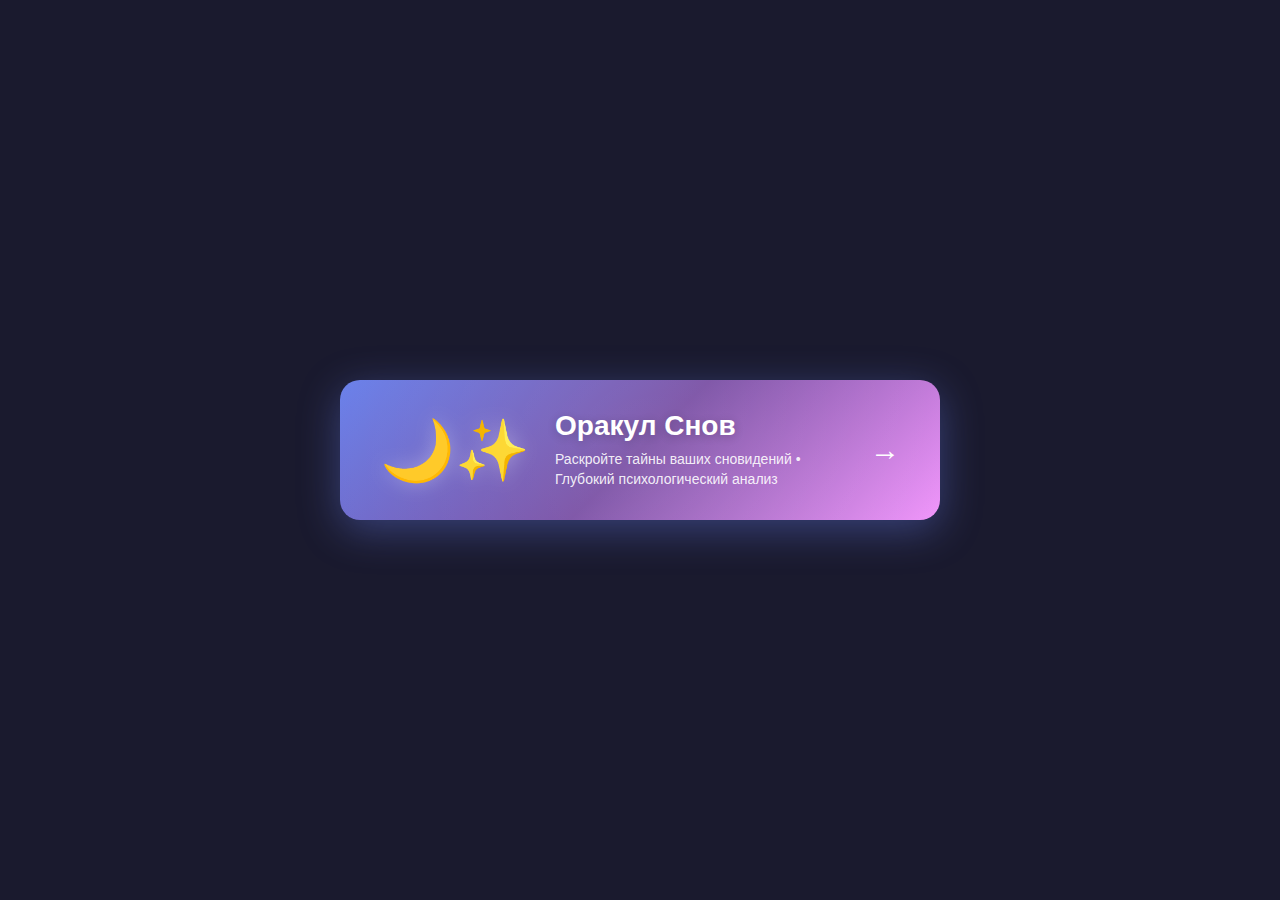
<file: BANNER.html>
<!DOCTYPE html>
<html lang="ru">
<head>
    <meta charset="UTF-8">
    <meta name="viewport" content="width=device-width, initial-scale=1.0">
    <title>Оракул Снов - Баннер</title>
    <style>
        * {
            margin: 0;
            padding: 0;
            box-sizing: border-box;
        }

        body {
            font-family: 'Segoe UI', Tahoma, Geneva, Verdana, sans-serif;
            background: #1a1a2e;
            min-height: 100vh;
            display: flex;
            justify-content: center;
            align-items: center;
            padding: 20px;
        }

        .banner-link {
            text-decoration: none;
            display: block;
            max-width: 600px;
            width: 100%;
        }

        .banner {
            background: linear-gradient(135deg, #667eea 0%, #764ba2 50%, #f093fb 100%);
            border-radius: 20px;
            padding: 30px 40px;
            display: flex;
            align-items: center;
            gap: 25px;
            box-shadow: 0 10px 40px rgba(102, 126, 234, 0.4);
            transition: all 0.3s cubic-bezier(0.175, 0.885, 0.32, 1.275);
            cursor: pointer;
            position: relative;
            overflow: hidden;
        }

        .banner::before {
            content: '';
            position: absolute;
            top: -50%;
            left: -50%;
            width: 200%;
            height: 200%;
            background: radial-gradient(circle, rgba(255, 255, 255, 0.1) 0%, transparent 70%);
            animation: pulse 4s ease-in-out infinite;
        }

        @keyframes pulse {
            0%, 100% { transform: scale(1); opacity: 0.5; }
            50% { transform: scale(1.1); opacity: 0.8; }
        }

        .banner:hover {
            transform: translateY(-5px) scale(1.02);
            box-shadow: 0 15px 50px rgba(102, 126, 234, 0.6);
        }

        .banner:active {
            transform: translateY(-2px) scale(1);
        }

        .icon-section {
            font-size: 60px;
            filter: drop-shadow(0 0 10px rgba(255, 255, 255, 0.3));
            animation: float 3s ease-in-out infinite;
            position: relative;
            z-index: 1;
        }

        @keyframes float {
            0%, 100% { transform: translateY(0px); }
            50% { transform: translateY(-8px); }
        }

        .content-section {
            flex: 1;
            position: relative;
            z-index: 1;
        }

        .banner-title {
            font-size: 28px;
            font-weight: bold;
            color: white;
            margin-bottom: 8px;
            text-shadow: 0 2px 10px rgba(0, 0, 0, 0.2);
        }

        .banner-subtitle {
            font-size: 14px;
            color: rgba(255, 255, 255, 0.9);
            line-height: 1.4;
        }

        .arrow {
            font-size: 30px;
            color: white;
            animation: bounce 2s infinite;
            position: relative;
            z-index: 1;
        }

        @keyframes bounce {
            0%, 100% { transform: translateX(0); }
            50% { transform: translateX(5px); }
        }

        /* Компактная версия для мобильных */
        @media (max-width: 600px) {
            .banner {
                flex-direction: column;
                text-align: center;
                padding: 25px 20px;
            }

            .icon-section {
                font-size: 50px;
            }

            .banner-title {
                font-size: 24px;
            }

            .arrow {
                transform: rotate(90deg);
            }
        }
    </style>
</head>
<body>
    <!-- ВАЖНО: Замените YOUR_BOT_USERNAME на имя вашего бота -->
    <a href="https://t.me/YOUR_BOT_USERNAME" class="banner-link" target="_blank">
        <div class="banner">
            <div class="icon-section">🌙✨</div>
            <div class="content-section">
                <div class="banner-title">Оракул Снов</div>
                <div class="banner-subtitle">Раскройте тайны ваших сновидений • Глубокий психологический анализ</div>
            </div>
            <div class="arrow">→</div>
        </div>
    </a>
</body>
</html>
</file>
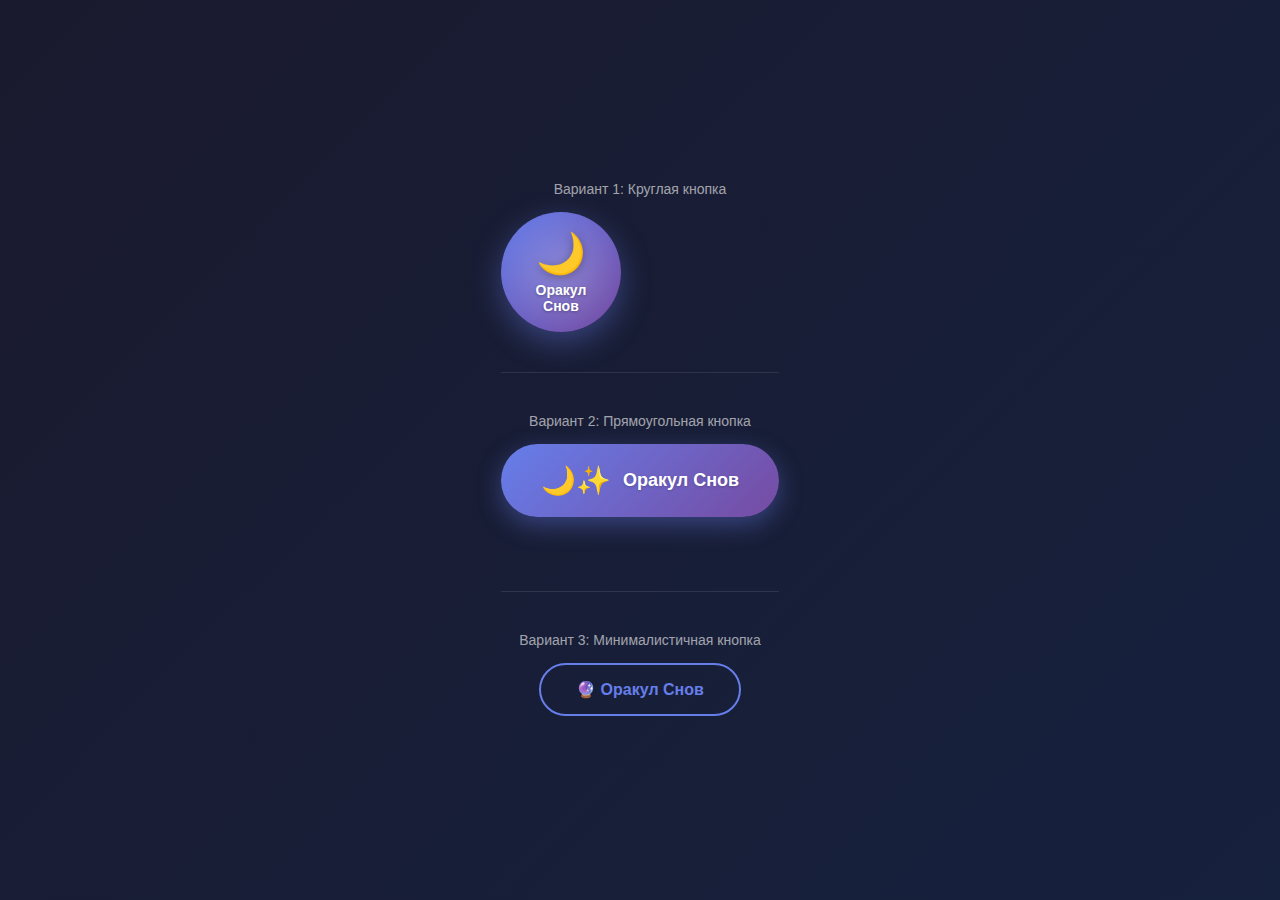
<file: BUTTON.html>
<!DOCTYPE html>
<html lang="ru">
<head>
    <meta charset="UTF-8">
    <meta name="viewport" content="width=device-width, initial-scale=1.0">
    <title>Оракул Снов - Кнопка</title>
    <style>
        * {
            margin: 0;
            padding: 0;
            box-sizing: border-box;
        }

        body {
            font-family: 'Segoe UI', Tahoma, Geneva, Verdana, sans-serif;
            background: linear-gradient(135deg, #1a1a2e 0%, #16213e 100%);
            min-height: 100vh;
            display: flex;
            justify-content: center;
            align-items: center;
            padding: 20px;
        }

        .button-container {
            text-align: center;
        }

        /* Вариант 1: Круглая кнопка с иконкой */
        .circle-button {
            display: inline-block;
            text-decoration: none;
            width: 120px;
            height: 120px;
            background: linear-gradient(135deg, #667eea 0%, #764ba2 100%);
            border-radius: 50%;
            display: flex;
            flex-direction: column;
            justify-content: center;
            align-items: center;
            box-shadow: 0 10px 30px rgba(102, 126, 234, 0.4);
            transition: all 0.3s ease;
            position: relative;
            overflow: hidden;
            margin-bottom: 30px;
        }

        .circle-button::before {
            content: '';
            position: absolute;
            width: 100%;
            height: 100%;
            background: radial-gradient(circle, rgba(255, 255, 255, 0.2) 0%, transparent 70%);
            animation: pulse 2s ease-in-out infinite;
        }

        @keyframes pulse {
            0%, 100% { transform: scale(1); opacity: 0.5; }
            50% { transform: scale(1.2); opacity: 1; }
        }

        .circle-button:hover {
            transform: scale(1.1) rotate(5deg);
            box-shadow: 0 15px 40px rgba(102, 126, 234, 0.6);
        }

        .circle-button:active {
            transform: scale(1.05);
        }

        .circle-icon {
            font-size: 40px;
            position: relative;
            z-index: 1;
            filter: drop-shadow(0 2px 5px rgba(0, 0, 0, 0.3));
        }

        .circle-text {
            font-size: 14px;
            font-weight: bold;
            color: white;
            margin-top: 5px;
            position: relative;
            z-index: 1;
            text-shadow: 0 1px 3px rgba(0, 0, 0, 0.3);
        }

        /* Вариант 2: Прямоугольная кнопка */
        .rect-button {
            display: inline-block;
            text-decoration: none;
            background: linear-gradient(135deg, #667eea 0%, #764ba2 100%);
            padding: 20px 40px;
            border-radius: 50px;
            box-shadow: 0 8px 25px rgba(102, 126, 234, 0.4);
            transition: all 0.3s ease;
            position: relative;
            overflow: hidden;
            margin-bottom: 30px;
        }

        .rect-button::before {
            content: '';
            position: absolute;
            top: 0;
            left: -100%;
            width: 100%;
            height: 100%;
            background: linear-gradient(90deg, transparent, rgba(255, 255, 255, 0.3), transparent);
            transition: left 0.5s;
        }

        .rect-button:hover::before {
            left: 100%;
        }

        .rect-button:hover {
            transform: translateY(-3px);
            box-shadow: 0 12px 35px rgba(102, 126, 234, 0.6);
        }

        .rect-button:active {
            transform: translateY(-1px);
        }

        .rect-content {
            display: flex;
            align-items: center;
            gap: 12px;
            position: relative;
            z-index: 1;
        }

        .rect-icon {
            font-size: 28px;
        }

        .rect-text {
            color: white;
            font-size: 18px;
            font-weight: bold;
            text-shadow: 0 1px 3px rgba(0, 0, 0, 0.2);
        }

        /* Вариант 3: Минималистичная кнопка */
        .minimal-button {
            display: inline-block;
            text-decoration: none;
            background: transparent;
            border: 2px solid #667eea;
            color: #667eea;
            padding: 15px 35px;
            border-radius: 30px;
            font-size: 16px;
            font-weight: bold;
            transition: all 0.3s ease;
            position: relative;
            overflow: hidden;
        }

        .minimal-button::before {
            content: '';
            position: absolute;
            top: 0;
            left: 0;
            width: 0;
            height: 100%;
            background: linear-gradient(135deg, #667eea 0%, #764ba2 100%);
            transition: width 0.3s ease;
            z-index: -1;
        }

        .minimal-button:hover::before {
            width: 100%;
        }

        .minimal-button:hover {
            color: white;
            border-color: #764ba2;
            box-shadow: 0 5px 20px rgba(102, 126, 234, 0.4);
        }

        .divider {
            margin: 40px 0;
            height: 1px;
            background: rgba(255, 255, 255, 0.1);
        }

        .label {
            color: rgba(255, 255, 255, 0.6);
            font-size: 14px;
            margin-bottom: 15px;
        }
    </style>
</head>
<body>
    <div class="button-container">
        <div class="label">Вариант 1: Круглая кнопка</div>
        <a href="https://t.me/GroqDreams_bot" class="circle-button" target="_blank">
            <div class="circle-icon">🌙</div>
            <div class="circle-text">Оракул<br>Снов</div>
        </a>

        <div class="divider"></div>

        <div class="label">Вариант 2: Прямоугольная кнопка</div>
        <a href="https://t.me/GroqDreams_bot" class="rect-button" target="_blank">
            <div class="rect-content">
                <span class="rect-icon">🌙✨</span>
                <span class="rect-text">Оракул Снов</span>
            </div>
        </a>

        <div class="divider"></div>

        <div class="label">Вариант 3: Минималистичная кнопка</div>
        <a href="https://t.me/GroqDreams_bot" class="minimal-button" target="_blank">
            🔮 Оракул Снов
        </a>
    </div>
</body>
</html>
</file>
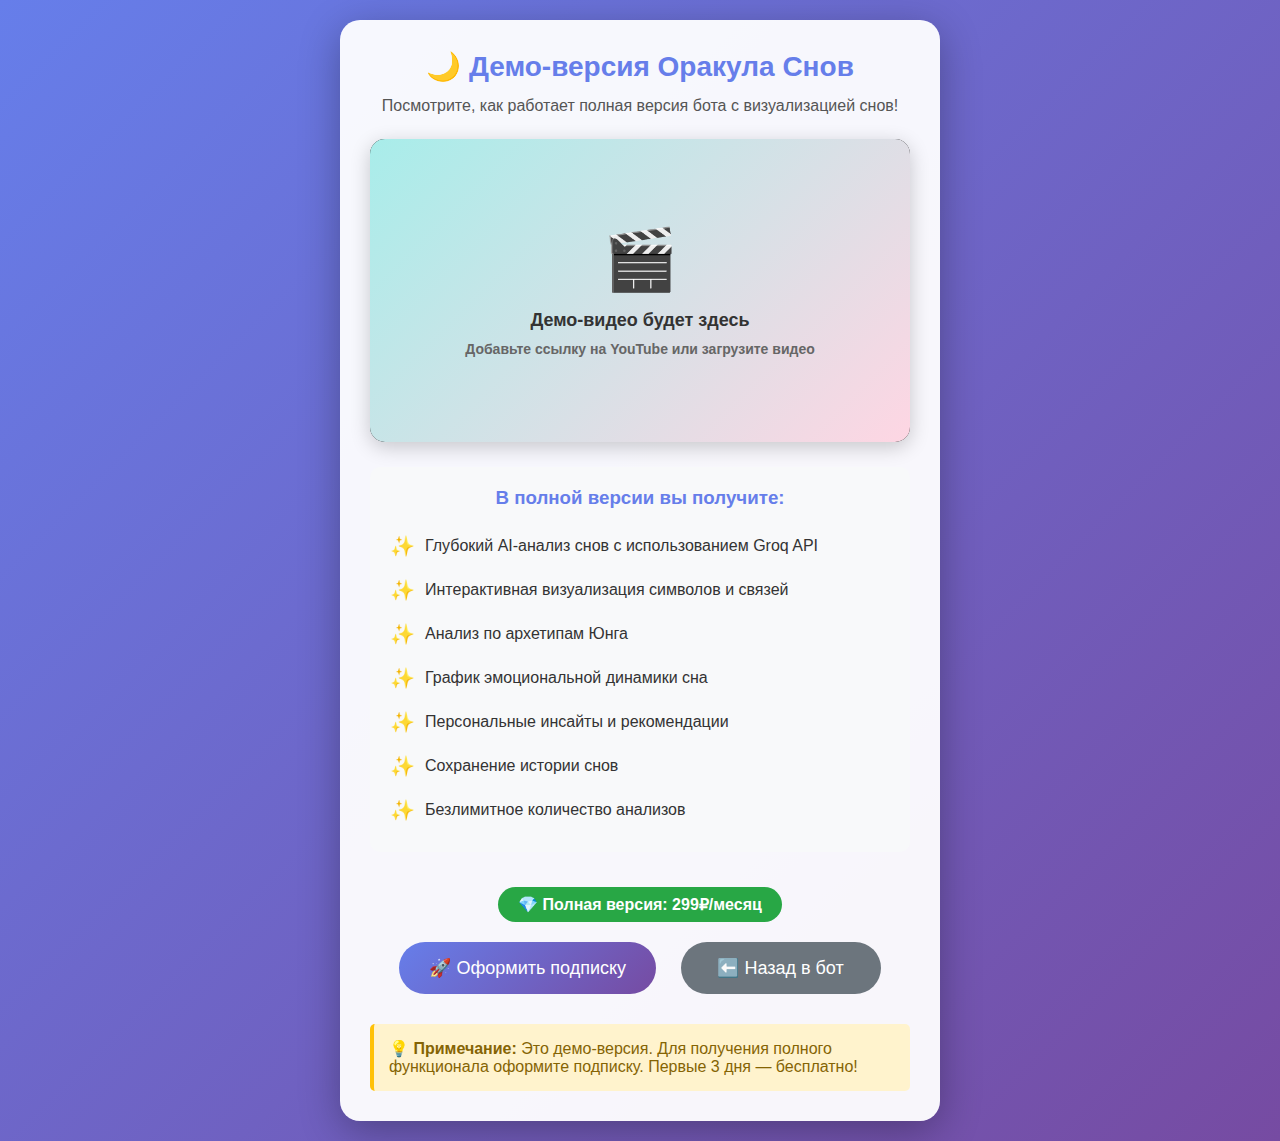
<file: demo.html>
<!DOCTYPE html>
<html lang="ru">
<head>
    <meta charset="UTF-8">
    <meta name="viewport" content="width=device-width, initial-scale=1.0">
    <title>Демо - Оракул Снов</title>
    <script src="https://telegram.org/js/telegram-web-app.js?59"></script>
    <style>
        * {
            margin: 0;
            padding: 0;
            box-sizing: border-box;
        }

        body {
            font-family: 'Segoe UI', Tahoma, Geneva, Verdana, sans-serif;
            background: linear-gradient(135deg, #667eea 0%, #764ba2 100%);
            min-height: 100vh;
            display: flex;
            justify-content: center;
            align-items: center;
            padding: 20px;
        }

        .demo-container {
            max-width: 600px;
            width: 100%;
            background: rgba(255, 255, 255, 0.95);
            border-radius: 20px;
            padding: 30px;
            box-shadow: 0 10px 40px rgba(0, 0, 0, 0.3);
            text-align: center;
        }

        .demo-header {
            margin-bottom: 20px;
        }

        .demo-header h1 {
            color: #667eea;
            font-size: 28px;
            margin-bottom: 10px;
        }

        .demo-header p {
            color: #555;
            font-size: 16px;
            line-height: 1.6;
        }

        .video-wrapper {
            position: relative;
            width: 100%;
            padding-bottom: 56.25%; /* 16:9 */
            margin: 20px 0;
            border-radius: 15px;
            overflow: hidden;
            background: #000;
            box-shadow: 0 5px 20px rgba(0, 0, 0, 0.2);
        }

        .video-wrapper iframe,
        .video-wrapper video {
            position: absolute;
            top: 0;
            left: 0;
            width: 100%;
            height: 100%;
        }

        .demo-placeholder {
            position: absolute;
            top: 0;
            left: 0;
            width: 100%;
            height: 100%;
            display: flex;
            flex-direction: column;
            justify-content: center;
            align-items: center;
            background: linear-gradient(135deg, #a8edea 0%, #fed6e3 100%);
        }

        .demo-placeholder .icon {
            font-size: 60px;
            margin-bottom: 15px;
        }

        .demo-placeholder p {
            color: #333;
            font-size: 18px;
            font-weight: 600;
        }

        .features {
            text-align: left;
            margin: 25px 0;
            padding: 20px;
            background: #f8f9fa;
            border-radius: 10px;
        }

        .features h3 {
            color: #667eea;
            margin-bottom: 15px;
            text-align: center;
        }

        .features ul {
            list-style: none;
        }

        .features li {
            padding: 10px 0;
            color: #333;
            display: flex;
            align-items: center;
        }

        .features li::before {
            content: "✨";
            margin-right: 10px;
            font-size: 20px;
        }

        .cta-section {
            margin-top: 25px;
        }

        .cta-button {
            background: linear-gradient(135deg, #667eea 0%, #764ba2 100%);
            color: white;
            border: none;
            padding: 15px 30px;
            font-size: 18px;
            border-radius: 30px;
            cursor: pointer;
            transition: transform 0.2s, box-shadow 0.2s;
            margin: 10px;
            min-width: 200px;
        }

        .cta-button:hover {
            transform: translateY(-2px);
            box-shadow: 0 5px 20px rgba(102, 126, 234, 0.4);
        }

        .cta-button.secondary {
            background: #6c757d;
        }

        .price-badge {
            display: inline-block;
            background: #28a745;
            color: white;
            padding: 8px 20px;
            border-radius: 20px;
            font-weight: 600;
            margin: 10px 0;
        }

        .demo-note {
            margin-top: 20px;
            padding: 15px;
            background: #fff3cd;
            border-left: 4px solid #ffc107;
            border-radius: 5px;
            color: #856404;
            text-align: left;
        }
    </style>
</head>
<body>
    <div class="demo-container">
        <div class="demo-header">
            <h1>🌙 Демо-версия Оракула Снов</h1>
            <p>Посмотрите, как работает полная версия бота с визуализацией снов!</p>
        </div>

        <!-- Видео-превью -->
        <div class="video-wrapper">
            <!-- Замените на реальное видео YouTube или загруженный файл -->
            <!-- Пример YouTube: <iframe src="https://www.youtube.com/embed/YOUR_VIDEO_ID" frameborder="0" allowfullscreen></iframe> -->

            <!-- Временный placeholder -->
            <div class="demo-placeholder">
                <div class="icon">🎬</div>
                <p>Демо-видео будет здесь</p>
                <p style="font-size: 14px; margin-top: 10px; color: #666;">
                    Добавьте ссылку на YouTube или загрузите видео
                </p>
            </div>
        </div>

        <!-- Возможности полной версии -->
        <div class="features">
            <h3>В полной версии вы получите:</h3>
            <ul>
                <li>Глубокий AI-анализ снов с использованием Groq API</li>
                <li>Интерактивная визуализация символов и связей</li>
                <li>Анализ по архетипам Юнга</li>
                <li>График эмоциональной динамики сна</li>
                <li>Персональные инсайты и рекомендации</li>
                <li>Сохранение истории снов</li>
                <li>Безлимитное количество анализов</li>
            </ul>
        </div>

        <!-- Цена и кнопки -->
        <div class="cta-section">
            <div class="price-badge">
                💎 Полная версия: 299₽/месяц
            </div>
            <br>
            <button class="cta-button" onclick="handleSubscribe()">
                🚀 Оформить подписку
            </button>
            <button class="cta-button secondary" onclick="handleBack()">
                ⬅️ Назад в бот
            </button>
        </div>

        <!-- Примечание -->
        <div class="demo-note">
            <strong>💡 Примечание:</strong> Это демо-версия. Для получения полного функционала оформите подписку. Первые 3 дня — бесплатно!
        </div>
    </div>

    <script>
        // Инициализация Telegram WebApp
        if (window.Telegram && window.Telegram.WebApp) {
            Telegram.WebApp.ready();
            Telegram.WebApp.expand();
        }

        function handleSubscribe() {
            // Отправить данные боту о желании подписаться
            if (window.Telegram && window.Telegram.WebApp) {
                Telegram.WebApp.sendData('subscribe');
                Telegram.WebApp.close();
            } else {
                alert('Эта функция доступна только в Telegram Mini App');
            }
        }

        function handleBack() {
            // Закрыть Mini App и вернуться в бот
            if (window.Telegram && window.Telegram.WebApp) {
                Telegram.WebApp.close();
            }
        }
    </script>
</body>
</html>
</file>
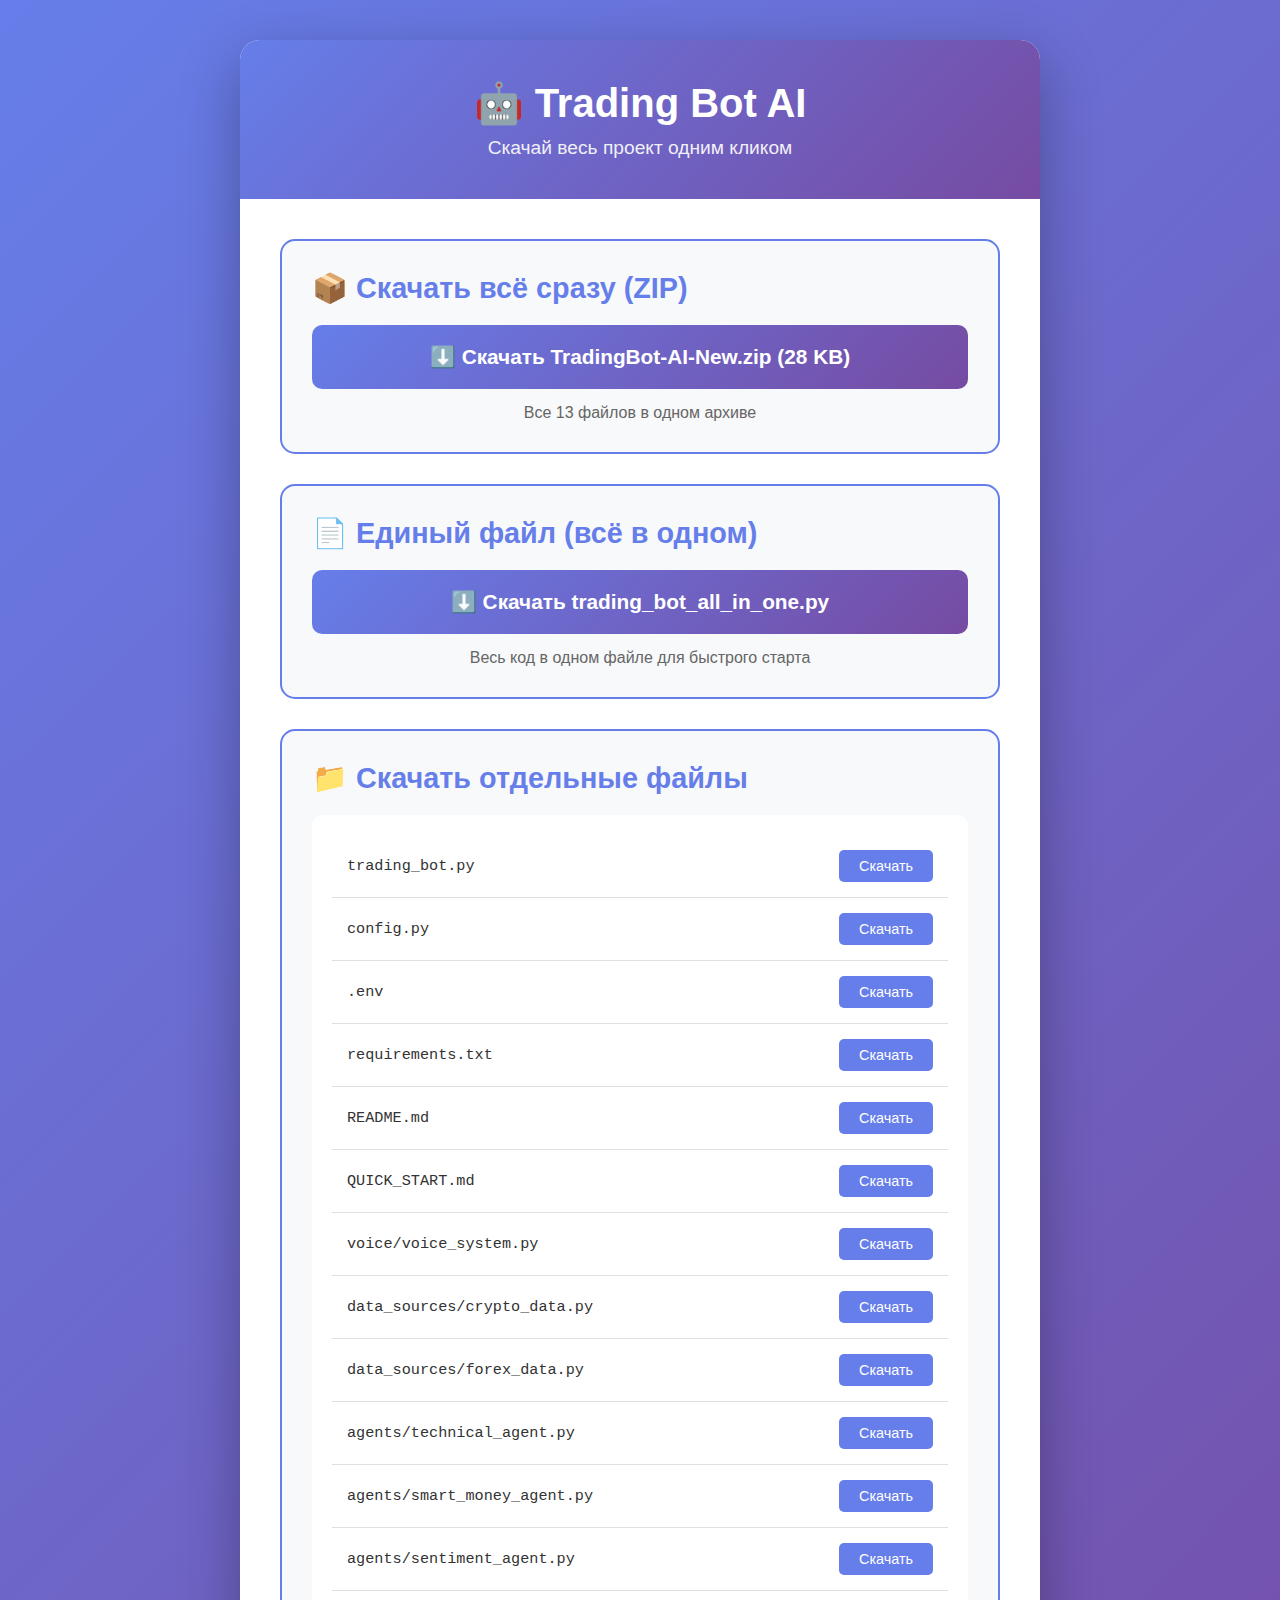
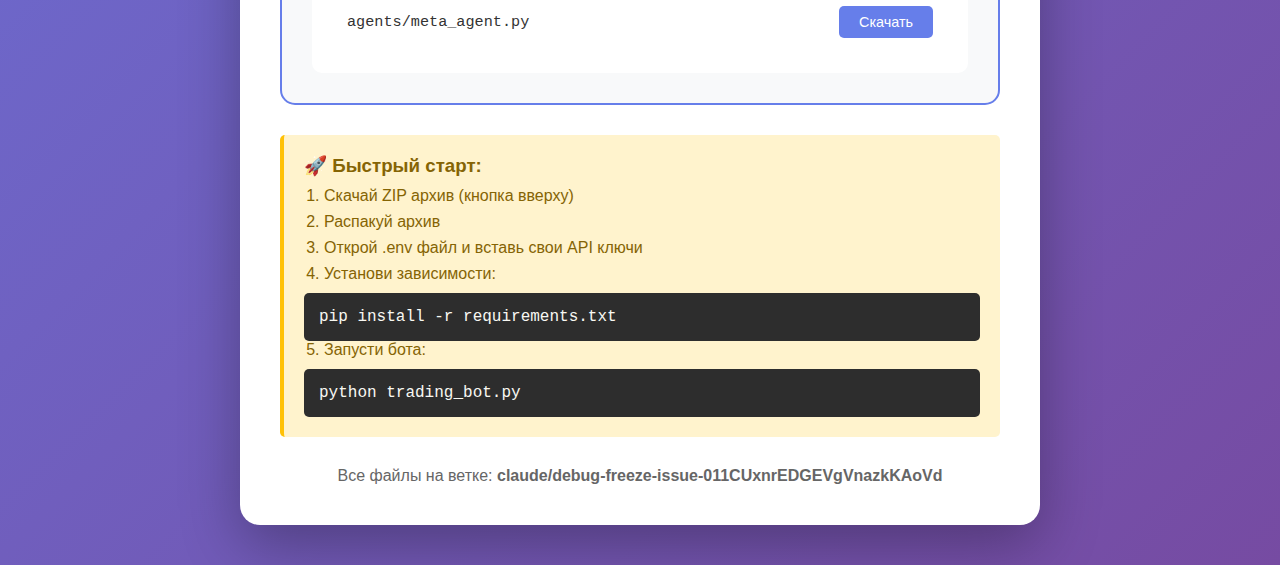
<file: download-trading-bot.html>
<!DOCTYPE html>
<html lang="ru">
<head>
    <meta charset="UTF-8">
    <meta name="viewport" content="width=device-width, initial-scale=1.0">
    <title>📦 Скачать Trading Bot AI</title>
    <style>
        * { margin: 0; padding: 0; box-sizing: border-box; }
        body {
            font-family: -apple-system, BlinkMacSystemFont, 'Segoe UI', Roboto, sans-serif;
            background: linear-gradient(135deg, #667eea 0%, #764ba2 100%);
            min-height: 100vh;
            padding: 40px 20px;
        }
        .container {
            max-width: 800px;
            margin: 0 auto;
            background: white;
            border-radius: 20px;
            box-shadow: 0 20px 60px rgba(0,0,0,0.3);
            overflow: hidden;
        }
        .header {
            background: linear-gradient(135deg, #667eea 0%, #764ba2 100%);
            color: white;
            padding: 40px;
            text-align: center;
        }
        .header h1 {
            font-size: 2.5em;
            margin-bottom: 10px;
        }
        .header p {
            font-size: 1.2em;
            opacity: 0.9;
        }
        .content {
            padding: 40px;
        }
        .download-section {
            background: #f8f9fa;
            border-radius: 15px;
            padding: 30px;
            margin-bottom: 30px;
            border: 2px solid #667eea;
        }
        .download-section h2 {
            color: #667eea;
            margin-bottom: 20px;
            font-size: 1.8em;
        }
        .big-button {
            display: block;
            width: 100%;
            padding: 20px;
            background: linear-gradient(135deg, #667eea 0%, #764ba2 100%);
            color: white;
            text-decoration: none;
            border-radius: 10px;
            text-align: center;
            font-size: 1.3em;
            font-weight: bold;
            transition: transform 0.2s, box-shadow 0.2s;
            margin-bottom: 15px;
        }
        .big-button:hover {
            transform: translateY(-2px);
            box-shadow: 0 10px 30px rgba(102, 126, 234, 0.4);
        }
        .file-list {
            background: white;
            border-radius: 10px;
            padding: 20px;
            margin-top: 20px;
        }
        .file-item {
            display: flex;
            justify-content: space-between;
            align-items: center;
            padding: 15px;
            border-bottom: 1px solid #e0e0e0;
            transition: background 0.2s;
        }
        .file-item:hover {
            background: #f8f9fa;
        }
        .file-item:last-child {
            border-bottom: none;
        }
        .file-name {
            font-family: 'Courier New', monospace;
            color: #333;
            font-size: 0.95em;
        }
        .file-link {
            background: #667eea;
            color: white;
            padding: 8px 20px;
            border-radius: 5px;
            text-decoration: none;
            font-size: 0.9em;
            transition: background 0.2s;
        }
        .file-link:hover {
            background: #764ba2;
        }
        .info-box {
            background: #fff3cd;
            border-left: 4px solid #ffc107;
            padding: 20px;
            margin-top: 30px;
            border-radius: 5px;
        }
        .info-box h3 {
            color: #856404;
            margin-bottom: 10px;
        }
        .info-box ol {
            margin-left: 20px;
            color: #856404;
        }
        .info-box li {
            margin-bottom: 8px;
        }
        .code-box {
            background: #2d2d2d;
            color: #f8f8f2;
            padding: 15px;
            border-radius: 5px;
            font-family: 'Courier New', monospace;
            margin-top: 10px;
            overflow-x: auto;
        }
    </style>
</head>
<body>
    <div class="container">
        <div class="header">
            <h1>🤖 Trading Bot AI</h1>
            <p>Скачай весь проект одним кликом</p>
        </div>

        <div class="content">
            <!-- ZIP АРХИВ -->
            <div class="download-section">
                <h2>📦 Скачать всё сразу (ZIP)</h2>
                <a href="https://github.com/makx518-ui/makx/raw/claude/debug-freeze-issue-011CUxnrEDGEVgVnazkKAoVd/TradingBot-AI-New.zip" class="big-button">
                    ⬇️ Скачать TradingBot-AI-New.zip (28 KB)
                </a>
                <p style="color: #666; text-align: center;">Все 13 файлов в одном архиве</p>
            </div>

            <!-- ЕДИНЫЙ ФАЙЛ -->
            <div class="download-section">
                <h2>📄 Единый файл (всё в одном)</h2>
                <a href="https://github.com/makx518-ui/makx/raw/claude/debug-freeze-issue-011CUxnrEDGEVgVnazkKAoVd/trading_bot_all_in_one.py" class="big-button">
                    ⬇️ Скачать trading_bot_all_in_one.py
                </a>
                <p style="color: #666; text-align: center;">Весь код в одном файле для быстрого старта</p>
            </div>

            <!-- ОТДЕЛЬНЫЕ ФАЙЛЫ -->
            <div class="download-section">
                <h2>📁 Скачать отдельные файлы</h2>
                <div class="file-list">
                    <div class="file-item">
                        <span class="file-name">trading_bot.py</span>
                        <a href="https://github.com/makx518-ui/makx/raw/claude/debug-freeze-issue-011CUxnrEDGEVgVnazkKAoVd/TradingBot-AI-New/trading_bot.py" class="file-link">Скачать</a>
                    </div>
                    <div class="file-item">
                        <span class="file-name">config.py</span>
                        <a href="https://github.com/makx518-ui/makx/raw/claude/debug-freeze-issue-011CUxnrEDGEVgVnazkKAoVd/TradingBot-AI-New/config.py" class="file-link">Скачать</a>
                    </div>
                    <div class="file-item">
                        <span class="file-name">.env</span>
                        <a href="https://github.com/makx518-ui/makx/raw/claude/debug-freeze-issue-011CUxnrEDGEVgVnazkKAoVd/TradingBot-AI-New/.env" class="file-link">Скачать</a>
                    </div>
                    <div class="file-item">
                        <span class="file-name">requirements.txt</span>
                        <a href="https://github.com/makx518-ui/makx/raw/claude/debug-freeze-issue-011CUxnrEDGEVgVnazkKAoVd/TradingBot-AI-New/requirements.txt" class="file-link">Скачать</a>
                    </div>
                    <div class="file-item">
                        <span class="file-name">README.md</span>
                        <a href="https://github.com/makx518-ui/makx/raw/claude/debug-freeze-issue-011CUxnrEDGEVgVnazkKAoVd/TradingBot-AI-New/README.md" class="file-link">Скачать</a>
                    </div>
                    <div class="file-item">
                        <span class="file-name">QUICK_START.md</span>
                        <a href="https://github.com/makx518-ui/makx/raw/claude/debug-freeze-issue-011CUxnrEDGEVgVnazkKAoVd/TradingBot-AI-New/QUICK_START.md" class="file-link">Скачать</a>
                    </div>
                    <div class="file-item">
                        <span class="file-name">voice/voice_system.py</span>
                        <a href="https://github.com/makx518-ui/makx/raw/claude/debug-freeze-issue-011CUxnrEDGEVgVnazkKAoVd/TradingBot-AI-New/voice/voice_system.py" class="file-link">Скачать</a>
                    </div>
                    <div class="file-item">
                        <span class="file-name">data_sources/crypto_data.py</span>
                        <a href="https://github.com/makx518-ui/makx/raw/claude/debug-freeze-issue-011CUxnrEDGEVgVnazkKAoVd/TradingBot-AI-New/data_sources/crypto_data.py" class="file-link">Скачать</a>
                    </div>
                    <div class="file-item">
                        <span class="file-name">data_sources/forex_data.py</span>
                        <a href="https://github.com/makx518-ui/makx/raw/claude/debug-freeze-issue-011CUxnrEDGEVgVnazkKAoVd/TradingBot-AI-New/data_sources/forex_data.py" class="file-link">Скачать</a>
                    </div>
                    <div class="file-item">
                        <span class="file-name">agents/technical_agent.py</span>
                        <a href="https://github.com/makx518-ui/makx/raw/claude/debug-freeze-issue-011CUxnrEDGEVgVnazkKAoVd/TradingBot-AI-New/agents/technical_agent.py" class="file-link">Скачать</a>
                    </div>
                    <div class="file-item">
                        <span class="file-name">agents/smart_money_agent.py</span>
                        <a href="https://github.com/makx518-ui/makx/raw/claude/debug-freeze-issue-011CUxnrEDGEVgVnazkKAoVd/TradingBot-AI-New/agents/smart_money_agent.py" class="file-link">Скачать</a>
                    </div>
                    <div class="file-item">
                        <span class="file-name">agents/sentiment_agent.py</span>
                        <a href="https://github.com/makx518-ui/makx/raw/claude/debug-freeze-issue-011CUxnrEDGEVgVnazkKAoVd/TradingBot-AI-New/agents/sentiment_agent.py" class="file-link">Скачать</a>
                    </div>
                    <div class="file-item">
                        <span class="file-name">agents/meta_agent.py</span>
                        <a href="https://github.com/makx518-ui/makx/raw/claude/debug-freeze-issue-011CUxnrEDGEVgVnazkKAoVd/TradingBot-AI-New/agents/meta_agent.py" class="file-link">Скачать</a>
                    </div>
                </div>
            </div>

            <!-- ИНСТРУКЦИЯ -->
            <div class="info-box">
                <h3>🚀 Быстрый старт:</h3>
                <ol>
                    <li>Скачай ZIP архив (кнопка вверху)</li>
                    <li>Распакуй архив</li>
                    <li>Открой .env файл и вставь свои API ключи</li>
                    <li>Установи зависимости:</li>
                </ol>
                <div class="code-box">pip install -r requirements.txt</div>
                <ol start="5">
                    <li>Запусти бота:</li>
                </ol>
                <div class="code-box">python trading_bot.py</div>
            </div>

            <div style="text-align: center; margin-top: 30px; color: #666;">
                <p>Все файлы на ветке: <strong>claude/debug-freeze-issue-011CUxnrEDGEVgVnazkKAoVd</strong></p>
            </div>
        </div>
    </div>
</body>
</html>
</file>
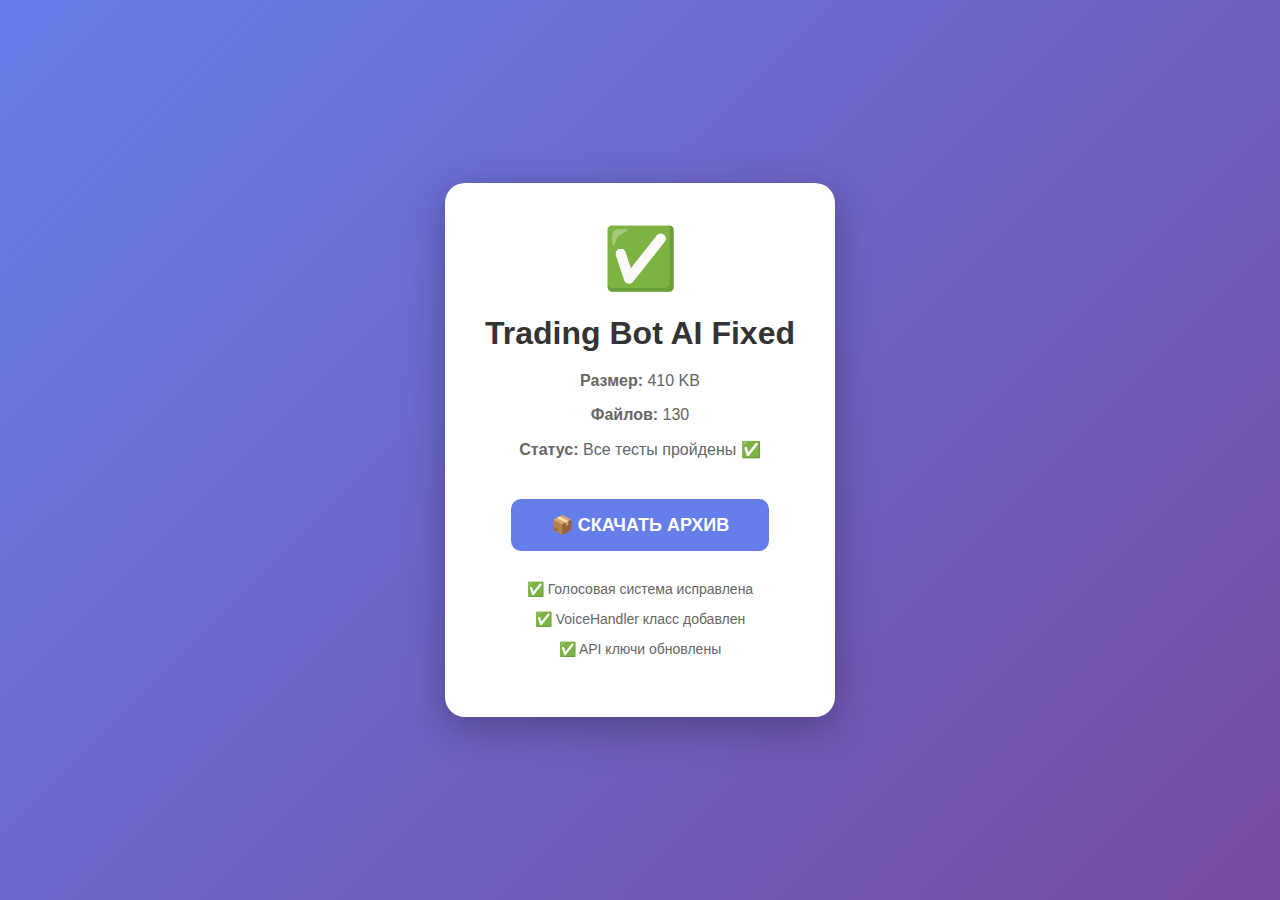
<file: download.html>
<!DOCTYPE html>
<html>
<head>
    <meta charset="UTF-8">
    <title>Скачать Trading Bot AI</title>
    <style>
        body {
            font-family: Arial, sans-serif;
            display: flex;
            justify-content: center;
            align-items: center;
            min-height: 100vh;
            margin: 0;
            background: linear-gradient(135deg, #667eea 0%, #764ba2 100%);
        }
        .container {
            background: white;
            padding: 40px;
            border-radius: 20px;
            box-shadow: 0 10px 40px rgba(0,0,0,0.3);
            text-align: center;
            max-width: 500px;
        }
        h1 {
            color: #333;
            margin-bottom: 20px;
        }
        .download-btn {
            display: inline-block;
            background: #667eea;
            color: white;
            padding: 15px 40px;
            text-decoration: none;
            border-radius: 10px;
            font-size: 18px;
            font-weight: bold;
            transition: all 0.3s;
            margin-top: 20px;
        }
        .download-btn:hover {
            background: #764ba2;
            transform: translateY(-2px);
            box-shadow: 0 5px 15px rgba(0,0,0,0.3);
        }
        .info {
            margin: 20px 0;
            color: #666;
        }
        .check {
            color: #4CAF50;
            font-size: 60px;
            margin-bottom: 20px;
        }
    </style>
</head>
<body>
    <div class="container">
        <div class="check">✅</div>
        <h1>Trading Bot AI Fixed</h1>
        <div class="info">
            <p><strong>Размер:</strong> 410 KB</p>
            <p><strong>Файлов:</strong> 130</p>
            <p><strong>Статус:</strong> Все тесты пройдены ✅</p>
        </div>
        <a href="Trading_Bot_AI_FIXED.zip" download class="download-btn">
            📦 СКАЧАТЬ АРХИВ
        </a>
        <div class="info" style="margin-top: 30px; font-size: 14px;">
            <p>✅ Голосовая система исправлена</p>
            <p>✅ VoiceHandler класс добавлен</p>
            <p>✅ API ключи обновлены</p>
        </div>
    </div>
</body>
</html>
</file>
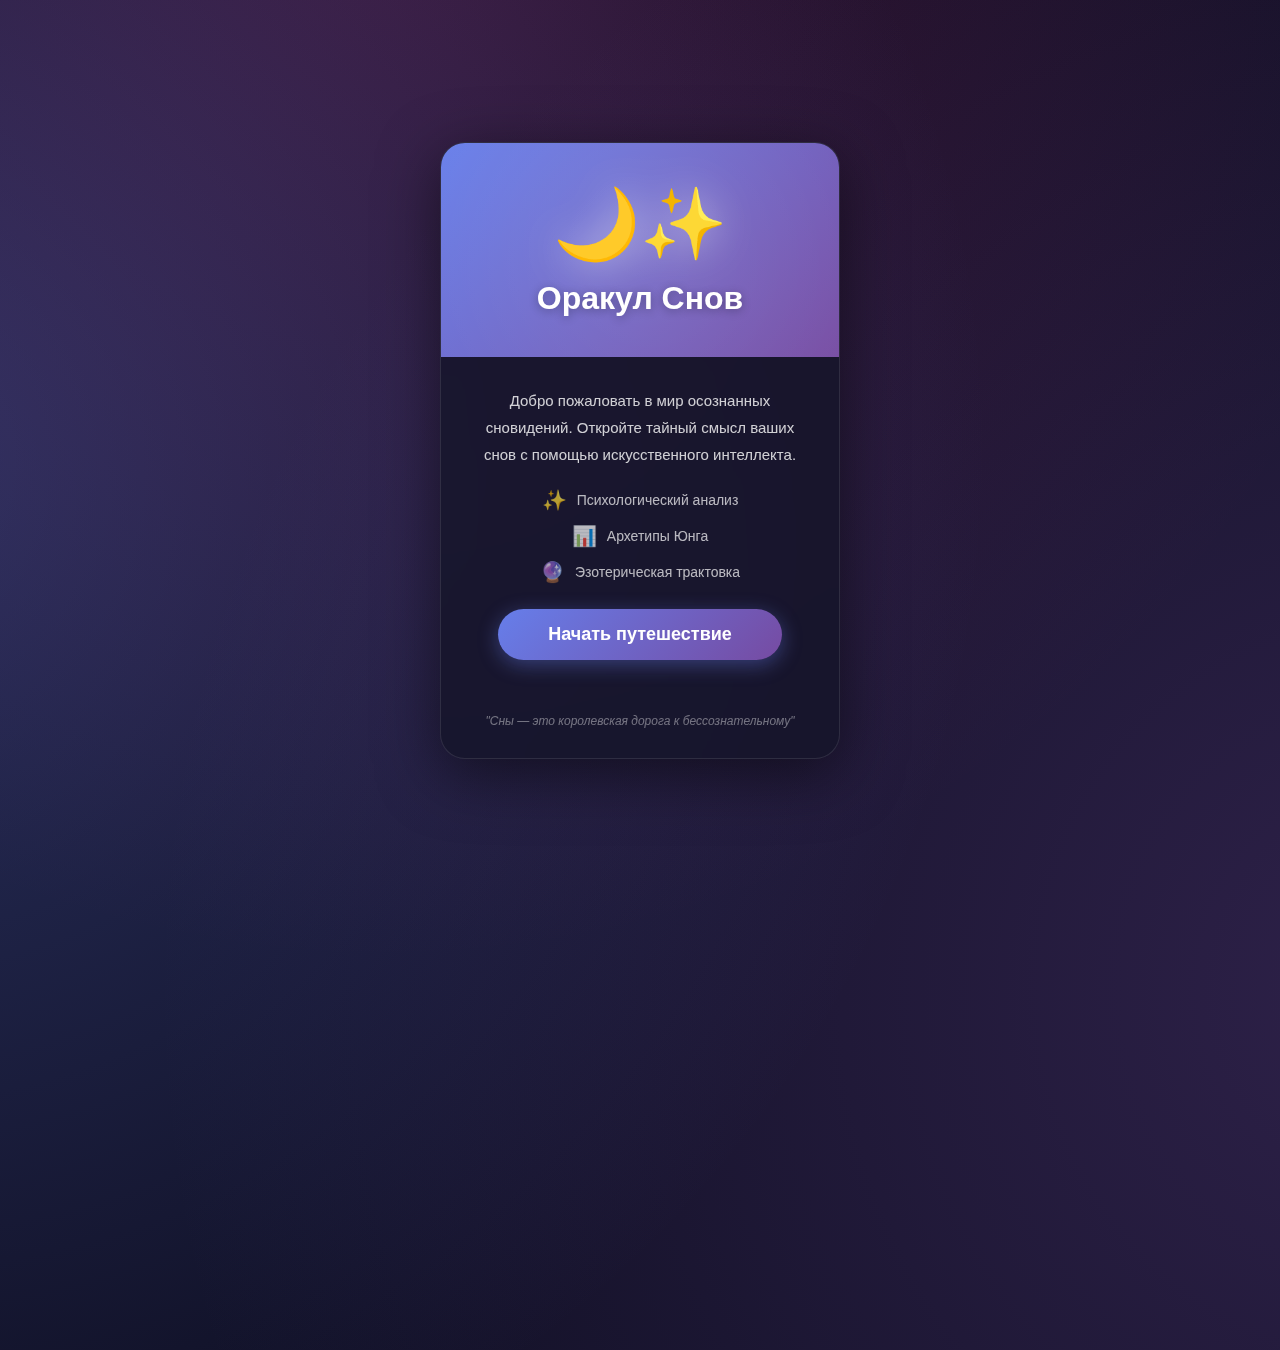
<file: INVITE_CARD.html>
<!DOCTYPE html>
<html lang="ru">
<head>
    <meta charset="UTF-8">
    <meta name="viewport" content="width=device-width, initial-scale=1.0">
    <title>Приглашение - Оракул Снов</title>
    <style>
        * {
            margin: 0;
            padding: 0;
            box-sizing: border-box;
        }

        body {
            font-family: 'Segoe UI', Tahoma, Geneva, Verdana, sans-serif;
            background: #0f0f23;
            min-height: 100vh;
            display: flex;
            justify-content: center;
            align-items: center;
            padding: 20px;
            position: relative;
            overflow: hidden;
        }

        /* Анимированный фон */
        body::before {
            content: '';
            position: absolute;
            width: 200%;
            height: 200%;
            background: radial-gradient(circle at 20% 50%, rgba(102, 126, 234, 0.3) 0%, transparent 50%),
                        radial-gradient(circle at 80% 80%, rgba(118, 75, 162, 0.3) 0%, transparent 50%),
                        radial-gradient(circle at 40% 20%, rgba(219, 39, 119, 0.2) 0%, transparent 50%);
            animation: bgMove 20s ease infinite;
        }

        @keyframes bgMove {
            0%, 100% { transform: translate(0, 0); }
            50% { transform: translate(-50px, -50px); }
        }

        .card-container {
            position: relative;
            z-index: 1;
            perspective: 1000px;
        }

        .invite-card {
            position: relative;
            width: 400px;
            max-width: 100%;
            background: rgba(20, 20, 40, 0.8);
            backdrop-filter: blur(20px);
            border-radius: 25px;
            padding: 0;
            overflow: hidden;
            box-shadow: 0 15px 60px rgba(0, 0, 0, 0.5);
            border: 1px solid rgba(255, 255, 255, 0.1);
            transition: all 0.4s ease;
        }

        .invite-card:hover {
            transform: translateY(-10px);
            box-shadow: 0 20px 80px rgba(102, 126, 234, 0.4);
            border-color: rgba(102, 126, 234, 0.3);
        }

        /* Верхняя секция с градиентом */
        .card-header {
            background: linear-gradient(135deg, #667eea 0%, #764ba2 100%);
            padding: 40px 30px;
            text-align: center;
            position: relative;
            overflow: hidden;
        }

        .card-header::before {
            content: '';
            position: absolute;
            top: -50%;
            left: -50%;
            width: 200%;
            height: 200%;
            background: radial-gradient(circle, rgba(255, 255, 255, 0.1) 0%, transparent 70%);
            animation: rotate 10s linear infinite;
        }

        @keyframes rotate {
            from { transform: rotate(0deg); }
            to { transform: rotate(360deg); }
        }

        .card-icon {
            font-size: 70px;
            margin-bottom: 15px;
            animation: pulse-icon 2s ease-in-out infinite;
            position: relative;
            z-index: 1;
            filter: drop-shadow(0 0 20px rgba(255, 255, 255, 0.5));
        }

        @keyframes pulse-icon {
            0%, 100% { transform: scale(1); }
            50% { transform: scale(1.1); }
        }

        .card-title {
            font-size: 32px;
            font-weight: bold;
            color: white;
            position: relative;
            z-index: 1;
            text-shadow: 0 2px 10px rgba(0, 0, 0, 0.3);
        }

        /* Нижняя секция с контентом */
        .card-body {
            padding: 30px;
            text-align: center;
        }

        .card-description {
            color: rgba(255, 255, 255, 0.8);
            font-size: 15px;
            line-height: 1.8;
            margin-bottom: 20px;
        }

        .card-features {
            display: flex;
            flex-direction: column;
            gap: 12px;
            margin-bottom: 25px;
        }

        .feature-item {
            display: flex;
            align-items: center;
            justify-content: center;
            gap: 10px;
            color: rgba(255, 255, 255, 0.7);
            font-size: 14px;
        }

        .feature-icon {
            font-size: 20px;
        }

        /* Кнопка входа */
        .enter-button {
            display: inline-block;
            text-decoration: none;
            background: linear-gradient(135deg, #667eea 0%, #764ba2 100%);
            color: white;
            padding: 15px 50px;
            border-radius: 50px;
            font-size: 18px;
            font-weight: bold;
            transition: all 0.3s ease;
            box-shadow: 0 5px 20px rgba(102, 126, 234, 0.4);
            position: relative;
            overflow: hidden;
        }

        .enter-button::before {
            content: '';
            position: absolute;
            top: 50%;
            left: 50%;
            width: 0;
            height: 0;
            border-radius: 50%;
            background: rgba(255, 255, 255, 0.2);
            transform: translate(-50%, -50%);
            transition: width 0.6s, height 0.6s;
        }

        .enter-button:hover::before {
            width: 300px;
            height: 300px;
        }

        .enter-button:hover {
            transform: scale(1.05);
            box-shadow: 0 8px 30px rgba(102, 126, 234, 0.6);
        }

        .enter-button:active {
            transform: scale(0.98);
        }

        .button-text {
            position: relative;
            z-index: 1;
        }

        .card-footer {
            padding: 20px 30px 30px;
            text-align: center;
            color: rgba(255, 255, 255, 0.4);
            font-size: 12px;
            font-style: italic;
        }

        /* Мобильная адаптация */
        @media (max-width: 480px) {
            .invite-card {
                width: 100%;
            }

            .card-title {
                font-size: 28px;
            }

            .card-icon {
                font-size: 60px;
            }
        }
    </style>
</head>
<body>
    <div class="card-container">
        <div class="invite-card">
            <div class="card-header">
                <div class="card-icon">🌙✨</div>
                <div class="card-title">Оракул Снов</div>
            </div>

            <div class="card-body">
                <div class="card-description">
                    Добро пожаловать в мир осознанных сновидений. Откройте тайный смысл ваших снов с помощью искусственного интеллекта.
                </div>

                <div class="card-features">
                    <div class="feature-item">
                        <span class="feature-icon">✨</span>
                        <span>Психологический анализ</span>
                    </div>
                    <div class="feature-item">
                        <span class="feature-icon">📊</span>
                        <span>Архетипы Юнга</span>
                    </div>
                    <div class="feature-item">
                        <span class="feature-icon">🔮</span>
                        <span>Эзотерическая трактовка</span>
                    </div>
                </div>

                <!-- ВАЖНО: Замените YOUR_BOT_USERNAME на имя вашего бота -->
                <a href="https://t.me/YOUR_BOT_USERNAME" class="enter-button" target="_blank">
                    <span class="button-text">Начать путешествие</span>
                </a>
            </div>

            <div class="card-footer">
                "Сны — это королевская дорога к бессознательному"
            </div>
        </div>
    </div>
</body>
</html>
</file>
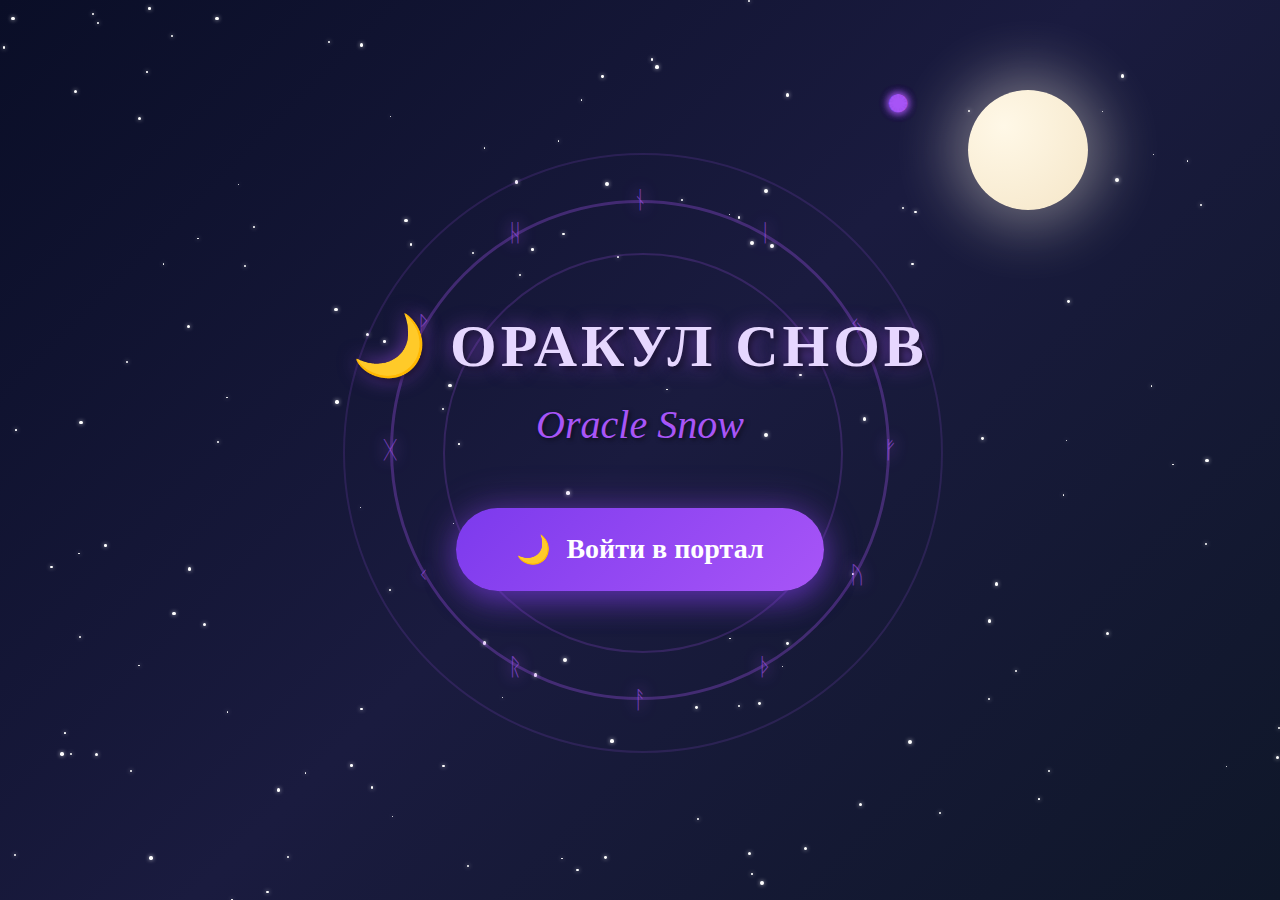
<file: ORIGINAL_PORTAL.html>
<!DOCTYPE html>
<html lang="ru">
<head>
  <meta charset="UTF-8">
  <meta name="viewport" content="width=device-width, initial-scale=1.0">
  <title>🌙 ОРАКУЛ СНОВ 🌙</title>
  <style>
    * {
      margin: 0;
      padding: 0;
      box-sizing: border-box;
    }

    body {
      background: linear-gradient(135deg, #0a0e27 0%, #1a1b3f 50%, #0f1729 100%);
      font-family: 'Georgia', serif;
      overflow: hidden;
      height: 100vh;
      display: flex;
      flex-direction: column;
      justify-content: center;
      align-items: center;
      position: relative;
    }

    /* 🌙 ЛУНА */
    .moon {
      position: absolute;
      top: 10%;
      right: 15%;
      width: 120px;
      height: 120px;
      background: radial-gradient(circle at 30% 30%, #fff8e7, #f5e6c8);
      border-radius: 50%;
      box-shadow: 0 0 60px 15px rgba(255, 248, 231, 0.4);
      z-index: 2;
      animation: moonGlow 4s ease-in-out infinite;
    }

    @keyframes moonGlow {
      0%, 100% { box-shadow: 0 0 60px 15px rgba(255, 248, 231, 0.4); }
      50% { box-shadow: 0 0 100px 25px rgba(255, 248, 231, 0.6); }
    }

    /* ✨ МИСТИЧЕСКИЕ СИМВОЛЫ ВОКРУГ ЛУНЫ */
    .mystic-symbols {
      position: absolute;
      top: 10%;
      right: 15%;
      width: 200px;
      height: 200px;
      z-index: 3;
    }

    .mystic-symbol {
      position: absolute;
      font-size: 24px;
      color: rgba(168, 85, 247, 0.7);
      animation: orbitMoon 15s linear infinite;
      text-shadow: 0 0 10px rgba(168, 85, 247, 0.8);
    }

    @keyframes orbitMoon {
      from { transform: rotate(0deg) translateX(100px) rotate(0deg); }
      to { transform: rotate(360deg) translateX(100px) rotate(-360deg); }
    }

    /* 🌟 ЗВЕЗДЫ */
    .stars {
      position: absolute;
      width: 100%;
      height: 100%;
      top: 0;
      left: 0;
      pointer-events: none;
      z-index: 1;
    }

    .star {
      position: absolute;
      background: white;
      border-radius: 50%;
      animation: twinkle 4s infinite ease-in-out;
      box-shadow: 0 0 4px rgba(255, 255, 255, 0.8);
    }

    @keyframes twinkle {
      0%, 100% { opacity: 0.2; }
      50% { opacity: 1; }
    }

    /* 🔮 МАГИЧЕСКИЙ КРУГ */
    .magic-circle {
      position: absolute;
      width: 500px;
      height: 500px;
      border: 3px solid rgba(168, 85, 247, 0.3);
      border-radius: 50%;
      animation: rotateCircle 20s linear infinite;
      z-index: 4;
    }

    .magic-circle-inner {
      position: absolute;
      width: 400px;
      height: 400px;
      border: 2px solid rgba(168, 85, 247, 0.2);
      border-radius: 50%;
      top: 50px;
      left: 50px;
      animation: rotateCircle 15s linear infinite reverse;
    }

    .magic-circle-outer {
      position: absolute;
      width: 600px;
      height: 600px;
      border: 2px solid rgba(168, 85, 247, 0.15);
      border-radius: 50%;
      top: -50px;
      left: -50px;
      animation: rotateCircle 25s linear infinite;
    }

    @keyframes rotateCircle {
      from { transform: rotate(0deg); }
      to { transform: rotate(360deg); }
    }

    /* 🔮 РУНЫ НА КРУГАХ */
    .rune {
      position: absolute;
      font-size: 24px;
      color: rgba(168, 85, 247, 0.6);
      text-shadow: 0 0 15px rgba(168, 85, 247, 0.9);
      animation: runePulse 3s ease-in-out infinite;
    }

    @keyframes runePulse {
      0%, 100% { opacity: 0.5; transform: scale(1); }
      50% { opacity: 1; transform: scale(1.2); }
    }

    /* 🎨 ЦЕНТРАЛЬНЫЙ КОНТЕНТ */
    .center-content {
      text-align: center;
      z-index: 10;
      animation: fadeIn 2s ease-out;
    }

    @keyframes fadeIn {
      from { opacity: 0; transform: scale(0.8); }
      to { opacity: 1; transform: scale(1); }
    }

    .title {
      font-size: 60px;
      font-weight: bold;
      color: #e6d7ff;
      text-shadow: 3px 3px 6px rgba(0, 0, 0, 0.5),
                   0 0 20px rgba(168, 85, 247, 0.6);
      margin-bottom: 20px;
      letter-spacing: 4px;
      animation: titleGlow 3s ease-in-out infinite;
    }

    @keyframes titleGlow {
      0%, 100% { text-shadow: 3px 3px 6px rgba(0, 0, 0, 0.5), 0 0 20px rgba(168, 85, 247, 0.6); }
      50% { text-shadow: 3px 3px 6px rgba(0, 0, 0, 0.5), 0 0 40px rgba(168, 85, 247, 0.9); }
    }

    .subtitle {
      font-size: 40px;
      color: #a855f7;
      margin-bottom: 60px;
      font-style: italic;
      text-shadow: 2px 2px 4px rgba(0, 0, 0, 0.5);
    }

    .portal-button {
      display: inline-flex;
      align-items: center;
      gap: 15px;
      background: linear-gradient(135deg, #7c3aed 0%, #a855f7 100%);
      color: white;
      font-size: 28px;
      font-weight: bold;
      padding: 25px 60px;
      border: none;
      border-radius: 50px;
      cursor: pointer;
      text-decoration: none;
      box-shadow: 0 10px 30px rgba(124, 58, 237, 0.5),
                  0 0 40px rgba(168, 85, 247, 0.3);
      transition: all 0.3s ease;
      animation: buttonFloat 3s ease-in-out infinite;
    }

    @keyframes buttonFloat {
      0%, 100% { transform: translateY(0); }
      50% { transform: translateY(-10px); }
    }

    .portal-button:hover {
      transform: scale(1.1);
      box-shadow: 0 15px 40px rgba(124, 58, 237, 0.7),
                  0 0 60px rgba(168, 85, 247, 0.5);
    }

    /* АДАПТАЦИЯ */
    @media (max-width: 768px) {
      .magic-circle { width: 400px; height: 400px; }
      .magic-circle-inner { width: 320px; height: 320px; top: 40px; left: 40px; }
      .magic-circle-outer { width: 480px; height: 480px; top: -40px; left: -40px; }
      .rune { font-size: 20px; }
      .title { font-size: 50px; }
      .subtitle { font-size: 35px; margin-bottom: 50px; }
      .portal-button { font-size: 24px; padding: 20px 50px; }
    }

    @media (max-width: 480px) {
      .magic-circle { width: 300px; height: 300px; }
      .magic-circle-inner { width: 240px; height: 240px; top: 30px; left: 30px; }
      .magic-circle-outer { width: 360px; height: 360px; top: -30px; left: -30px; }
      .title { font-size: 40px; }
      .subtitle { font-size: 28px; }
      .portal-button { font-size: 20px; padding: 18px 40px; }
    }
  </style>
</head>
<body>
  <!-- 🌙 ЛУНА -->
  <div class="moon"></div>

  <!-- ✨ МИСТИЧЕСКИЕ СИМВОЛЫ ВОКРУГ ЛУНЫ -->
  <div class="mystic-symbols" id="mysticSymbols"></div>

  <!-- 🌟 ЗВЕЗДЫ -->
  <div class="stars" id="stars"></div>

  <!-- 🔮 МАГИЧЕСКИЙ КРУГ -->
  <div class="magic-circle" id="magicCircle">
    <div class="magic-circle-inner"></div>
    <div class="magic-circle-outer"></div>
  </div>

  <!-- 🎨 ЦЕНТРАЛЬНЫЙ КОНТЕНТ -->
  <div class="center-content">
    <div class="title">🌙 ОРАКУЛ СНОВ</div>
    <div class="subtitle">Oracle Snow</div>

    <a href="https://t.me/GroqDreams_bot?start"
       class="portal-button"
       onclick="goToPortal(event)">
      <span>🌙</span>
      <span>Войти в портал</span>
    </a>
  </div>

  <script>
    // 🌟 ГЕНЕРАЦИЯ ЗВЕЗД
    const starsContainer = document.getElementById('stars');
    const starCount = 150;

    for (let i = 0; i < starCount; i++) {
      const star = document.createElement('div');
      star.classList.add('star');

      const size = Math.random() * 3 + 1;
      star.style.width = size + 'px';
      star.style.height = size + 'px';

      star.style.left = Math.random() * 100 + '%';
      star.style.top = Math.random() * 100 + '%';

      star.style.animationDelay = Math.random() * 4 + 's';
      star.style.animationDuration = (Math.random() * 3 + 2) + 's';

      starsContainer.appendChild(star);
    }

    // ✨ ГЕНЕРАЦИЯ МИСТИЧЕСКИХ СИМВОЛОВ ВОКРУГ ЛУНЫ
    const mysticContainer = document.getElementById('mysticSymbols');
    const symbols = ['☽', '☾', '✧', '✦', '❋', '✵', '❂', '✺'];

    symbols.forEach((symbol, index) => {
      const span = document.createElement('span');
      span.classList.add('mystic-symbol');
      span.textContent = symbol;
      span.style.animationDelay = `${index * -1.875}s`;
      mysticContainer.appendChild(span);
    });

    // 🔮 ГЕНЕРАЦИЯ РУН НА КРУГАХ
    const magicCircle = document.getElementById('magicCircle');
    const runes = ['ᚠ', 'ᚢ', 'ᚦ', 'ᚨ', 'ᚱ', 'ᚲ', 'ᚷ', 'ᚹ', 'ᚺ', 'ᚾ', 'ᛁ', 'ᛃ'];
    const radius = 250;

    runes.forEach((rune, index) => {
      const angle = (360 / runes.length) * index;
      const x = Math.cos((angle * Math.PI) / 180) * radius;
      const y = Math.sin((angle * Math.PI) / 180) * radius;

      const runeSpan = document.createElement('span');
      runeSpan.classList.add('rune');
      runeSpan.textContent = rune;
      runeSpan.style.left = `calc(50% + ${x}px)`;
      runeSpan.style.top = `calc(50% + ${y}px)`;
      runeSpan.style.transform = 'translate(-50%, -50%)';
      runeSpan.style.animationDelay = `${index * 0.25}s`;

      magicCircle.appendChild(runeSpan);
    });

    // 🌙 АВТОМАТИЧЕСКИЙ ПЕРЕХОД В БОТ ЧЕРЕЗ 5 СЕКУНД
    setTimeout(() => {
      document.body.style.transition = 'opacity 0.5s ease';
      document.body.style.opacity = '0';
      setTimeout(() => {
        window.location.href = 'https://t.me/GroqDreams_bot?start';
      }, 500);
    }, 5000); // 5 секунд анимации, потом переход

    // 🌙 ПЕРЕХОД ПО КЛИКУ НА КНОПКУ
    function goToPortal(event) {
      event.preventDefault();
      document.body.style.transition = 'opacity 0.5s ease';
      document.body.style.opacity = '0';
      setTimeout(() => {
        window.location.href = 'https://t.me/GroqDreams_bot?start';
      }, 500);
    }
  </script>
</body>
</html>
</file>
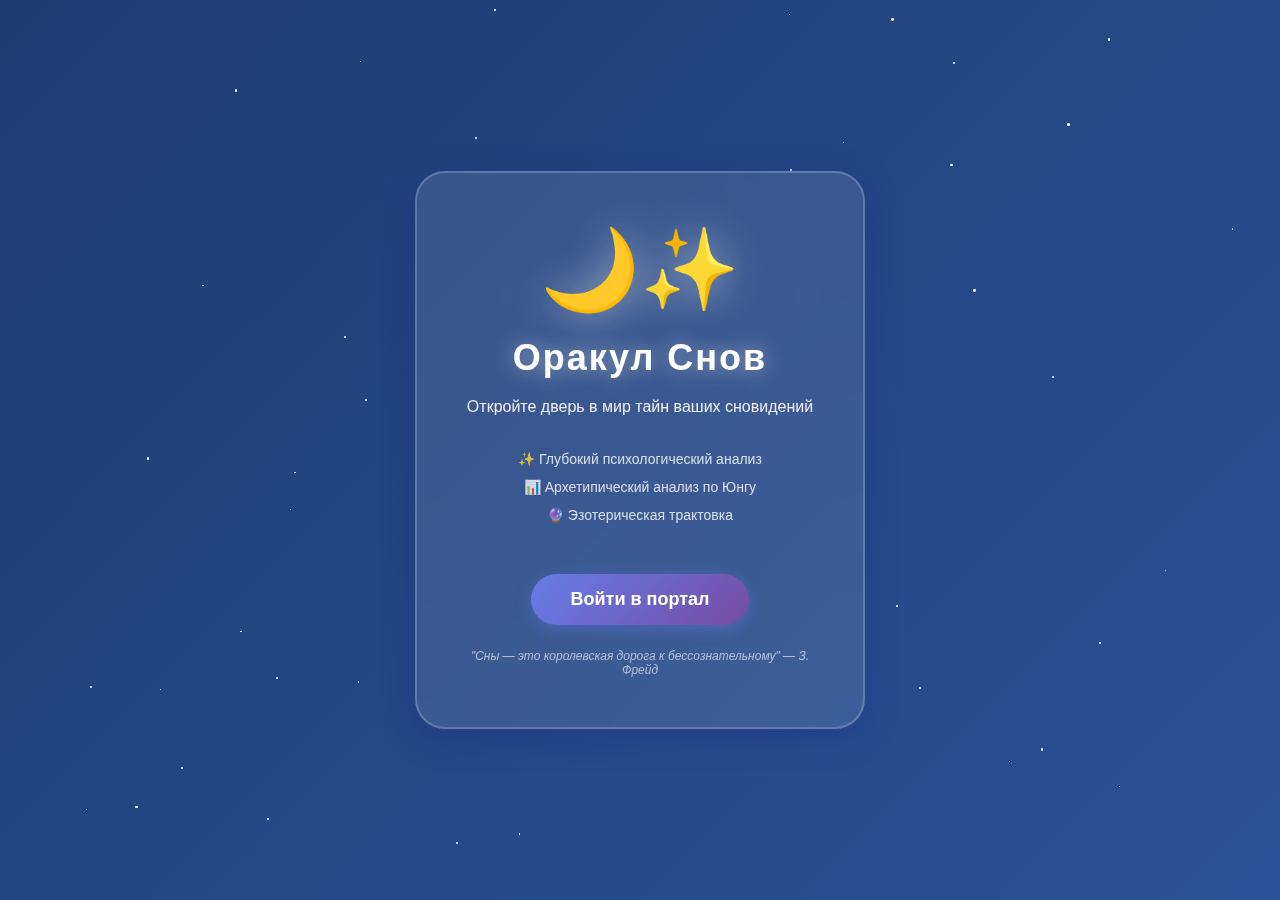
<file: PORTAL.html>
<!DOCTYPE html>
<html lang="ru">
<head>
    <meta charset="UTF-8">
    <meta name="viewport" content="width=device-width, initial-scale=1.0">
    <title>Портал в Оракул Снов</title>
    <style>
        * {
            margin: 0;
            padding: 0;
            box-sizing: border-box;
        }

        body {
            font-family: 'Segoe UI', Tahoma, Geneva, Verdana, sans-serif;
            background: linear-gradient(135deg, #1e3c72 0%, #2a5298 25%, #7e22ce 50%, #db2777 75%, #f97316 100%);
            background-size: 400% 400%;
            animation: gradientShift 15s ease infinite;
            min-height: 100vh;
            display: flex;
            justify-content: center;
            align-items: center;
            padding: 20px;
            overflow: hidden;
        }

        @keyframes gradientShift {
            0% { background-position: 0% 50%; }
            50% { background-position: 100% 50%; }
            100% { background-position: 0% 50%; }
        }

        .stars {
            position: fixed;
            top: 0;
            left: 0;
            width: 100%;
            height: 100%;
            pointer-events: none;
        }

        .star {
            position: absolute;
            background: white;
            border-radius: 50%;
            animation: twinkle 3s infinite;
        }

        @keyframes twinkle {
            0%, 100% { opacity: 0.3; }
            50% { opacity: 1; }
        }

        .portal-card {
            position: relative;
            background: rgba(255, 255, 255, 0.1);
            backdrop-filter: blur(10px);
            border: 2px solid rgba(255, 255, 255, 0.2);
            border-radius: 30px;
            padding: 50px 40px;
            max-width: 450px;
            width: 100%;
            text-align: center;
            box-shadow: 0 8px 32px 0 rgba(31, 38, 135, 0.37);
            transform: translateY(0);
            transition: all 0.4s cubic-bezier(0.175, 0.885, 0.32, 1.275);
        }

        .portal-card:hover {
            transform: translateY(-10px) scale(1.02);
            box-shadow: 0 15px 50px 0 rgba(31, 38, 135, 0.5);
            border-color: rgba(255, 255, 255, 0.4);
        }

        .moon-icon {
            font-size: 80px;
            margin-bottom: 20px;
            animation: float 3s ease-in-out infinite;
            filter: drop-shadow(0 0 20px rgba(255, 255, 255, 0.5));
        }

        @keyframes float {
            0%, 100% { transform: translateY(0px); }
            50% { transform: translateY(-15px); }
        }

        .title {
            font-size: 36px;
            font-weight: bold;
            color: #ffffff;
            margin-bottom: 15px;
            text-shadow: 0 0 20px rgba(255, 255, 255, 0.5);
            letter-spacing: 2px;
        }

        .subtitle {
            font-size: 16px;
            color: rgba(255, 255, 255, 0.9);
            margin-bottom: 10px;
            line-height: 1.6;
        }

        .features {
            margin: 25px 0;
            font-size: 14px;
            color: rgba(255, 255, 255, 0.8);
            line-height: 2;
        }

        .portal-link {
            display: inline-block;
            text-decoration: none;
            background: linear-gradient(135deg, #667eea 0%, #764ba2 100%);
            color: white;
            padding: 15px 40px;
            border-radius: 50px;
            font-size: 18px;
            font-weight: bold;
            margin-top: 20px;
            transition: all 0.3s ease;
            box-shadow: 0 4px 15px 0 rgba(102, 126, 234, 0.4);
            position: relative;
            overflow: hidden;
        }

        .portal-link::before {
            content: '';
            position: absolute;
            top: 0;
            left: -100%;
            width: 100%;
            height: 100%;
            background: linear-gradient(90deg, transparent, rgba(255, 255, 255, 0.3), transparent);
            transition: left 0.5s;
        }

        .portal-link:hover::before {
            left: 100%;
        }

        .portal-link:hover {
            transform: scale(1.05);
            box-shadow: 0 6px 25px 0 rgba(102, 126, 234, 0.6);
        }

        .portal-link:active {
            transform: scale(0.98);
        }

        .mystic-text {
            font-size: 12px;
            color: rgba(255, 255, 255, 0.6);
            margin-top: 20px;
            font-style: italic;
        }
    </style>
</head>
<body>
    <div class="stars" id="stars"></div>

    <div class="portal-card">
        <div class="moon-icon">🌙✨</div>
        <div class="title">Оракул Снов</div>
        <div class="subtitle">Откройте дверь в мир тайн ваших сновидений</div>

        <div class="features">
            ✨ Глубокий психологический анализ<br>
            📊 Архетипический анализ по Юнгу<br>
            🔮 Эзотерическая трактовка
        </div>

        <!-- ВАЖНО: Замените YOUR_BOT_USERNAME на имя вашего бота -->
        <a href="https://t.me/YOUR_BOT_USERNAME" class="portal-link" target="_blank">
            Войти в портал
        </a>

        <div class="mystic-text">
            "Сны — это королевская дорога к бессознательному" — З. Фрейд
        </div>
    </div>

    <script>
        // Создание звезд
        const starsContainer = document.getElementById('stars');
        for (let i = 0; i < 50; i++) {
            const star = document.createElement('div');
            star.className = 'star';
            star.style.width = Math.random() * 3 + 'px';
            star.style.height = star.style.width;
            star.style.left = Math.random() * 100 + '%';
            star.style.top = Math.random() * 100 + '%';
            star.style.animationDelay = Math.random() * 3 + 's';
            starsContainer.appendChild(star);
        }
    </script>
</body>
</html>
</file>
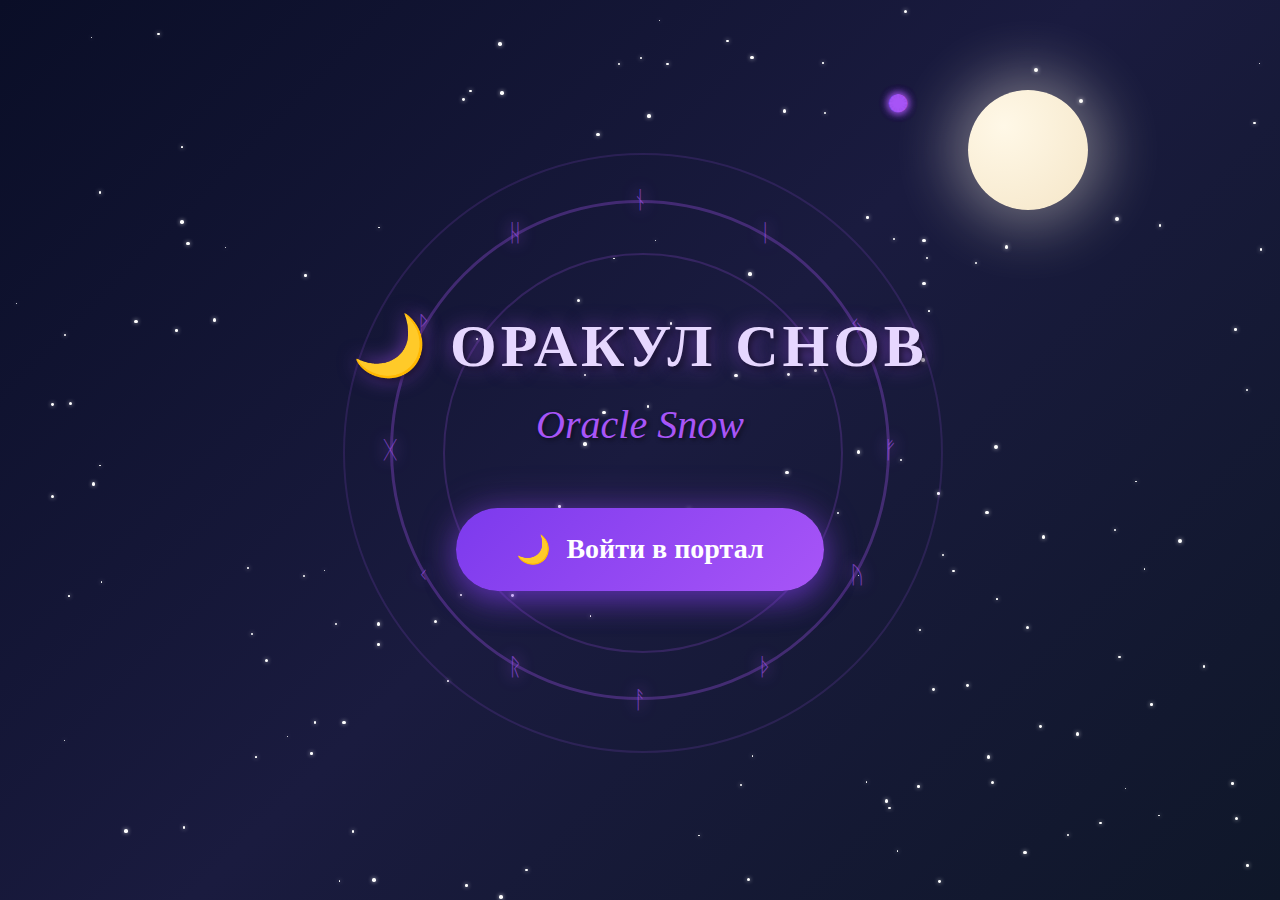
<file: PORTAL_MANUAL.html>
<!DOCTYPE html>
<html lang="ru">
<head>
  <meta charset="UTF-8">
  <meta name="viewport" content="width=device-width, initial-scale=1.0">
  <title>🌙 ОРАКУЛ СНОВ 🌙</title>
  <style>
    * {
      margin: 0;
      padding: 0;
      box-sizing: border-box;
    }

    body {
      background: linear-gradient(135deg, #0a0e27 0%, #1a1b3f 50%, #0f1729 100%);
      font-family: 'Georgia', serif;
      overflow: hidden;
      height: 100vh;
      display: flex;
      flex-direction: column;
      justify-content: center;
      align-items: center;
      position: relative;
    }

    /* 🌙 ЛУНА */
    .moon {
      position: absolute;
      top: 10%;
      right: 15%;
      width: 120px;
      height: 120px;
      background: radial-gradient(circle at 30% 30%, #fff8e7, #f5e6c8);
      border-radius: 50%;
      box-shadow: 0 0 60px 15px rgba(255, 248, 231, 0.4);
      z-index: 2;
      animation: moonGlow 4s ease-in-out infinite;
    }

    @keyframes moonGlow {
      0%, 100% { box-shadow: 0 0 60px 15px rgba(255, 248, 231, 0.4); }
      50% { box-shadow: 0 0 100px 25px rgba(255, 248, 231, 0.6); }
    }

    /* ✨ МИСТИЧЕСКИЕ СИМВОЛЫ ВОКРУГ ЛУНЫ */
    .mystic-symbols {
      position: absolute;
      top: 10%;
      right: 15%;
      width: 200px;
      height: 200px;
      z-index: 3;
    }

    .mystic-symbol {
      position: absolute;
      font-size: 24px;
      color: rgba(168, 85, 247, 0.7);
      animation: orbitMoon 15s linear infinite;
      text-shadow: 0 0 10px rgba(168, 85, 247, 0.8);
    }

    @keyframes orbitMoon {
      from { transform: rotate(0deg) translateX(100px) rotate(0deg); }
      to { transform: rotate(360deg) translateX(100px) rotate(-360deg); }
    }

    /* 🌟 ЗВЕЗДЫ */
    .stars {
      position: absolute;
      width: 100%;
      height: 100%;
      top: 0;
      left: 0;
      pointer-events: none;
      z-index: 1;
    }

    .star {
      position: absolute;
      background: white;
      border-radius: 50%;
      animation: twinkle 4s infinite ease-in-out;
      box-shadow: 0 0 4px rgba(255, 255, 255, 0.8);
    }

    @keyframes twinkle {
      0%, 100% { opacity: 0.2; }
      50% { opacity: 1; }
    }

    /* 🔮 МАГИЧЕСКИЙ КРУГ */
    .magic-circle {
      position: absolute;
      width: 500px;
      height: 500px;
      border: 3px solid rgba(168, 85, 247, 0.3);
      border-radius: 50%;
      animation: rotateCircle 20s linear infinite;
      z-index: 4;
    }

    .magic-circle-inner {
      position: absolute;
      width: 400px;
      height: 400px;
      border: 2px solid rgba(168, 85, 247, 0.2);
      border-radius: 50%;
      top: 50px;
      left: 50px;
      animation: rotateCircle 15s linear infinite reverse;
    }

    .magic-circle-outer {
      position: absolute;
      width: 600px;
      height: 600px;
      border: 2px solid rgba(168, 85, 247, 0.15);
      border-radius: 50%;
      top: -50px;
      left: -50px;
      animation: rotateCircle 25s linear infinite;
    }

    @keyframes rotateCircle {
      from { transform: rotate(0deg); }
      to { transform: rotate(360deg); }
    }

    /* 🔮 РУНЫ НА КРУГАХ */
    .rune {
      position: absolute;
      font-size: 24px;
      color: rgba(168, 85, 247, 0.6);
      text-shadow: 0 0 15px rgba(168, 85, 247, 0.9);
      animation: runePulse 3s ease-in-out infinite;
    }

    @keyframes runePulse {
      0%, 100% { opacity: 0.5; transform: scale(1); }
      50% { opacity: 1; transform: scale(1.2); }
    }

    /* 🎨 ЦЕНТРАЛЬНЫЙ КОНТЕНТ */
    .center-content {
      text-align: center;
      z-index: 10;
      animation: fadeIn 2s ease-out;
    }

    @keyframes fadeIn {
      from { opacity: 0; transform: scale(0.8); }
      to { opacity: 1; transform: scale(1); }
    }

    .title {
      font-size: 60px;
      font-weight: bold;
      color: #e6d7ff;
      text-shadow: 3px 3px 6px rgba(0, 0, 0, 0.5),
                   0 0 20px rgba(168, 85, 247, 0.6);
      margin-bottom: 20px;
      letter-spacing: 4px;
      animation: titleGlow 3s ease-in-out infinite;
    }

    @keyframes titleGlow {
      0%, 100% { text-shadow: 3px 3px 6px rgba(0, 0, 0, 0.5), 0 0 20px rgba(168, 85, 247, 0.6); }
      50% { text-shadow: 3px 3px 6px rgba(0, 0, 0, 0.5), 0 0 40px rgba(168, 85, 247, 0.9); }
    }

    .subtitle {
      font-size: 40px;
      color: #a855f7;
      margin-bottom: 60px;
      font-style: italic;
      text-shadow: 2px 2px 4px rgba(0, 0, 0, 0.5);
    }

    .portal-button {
      display: inline-flex;
      align-items: center;
      gap: 15px;
      background: linear-gradient(135deg, #7c3aed 0%, #a855f7 100%);
      color: white;
      font-size: 28px;
      font-weight: bold;
      padding: 25px 60px;
      border: none;
      border-radius: 50px;
      cursor: pointer;
      text-decoration: none;
      box-shadow: 0 10px 30px rgba(124, 58, 237, 0.5),
                  0 0 40px rgba(168, 85, 247, 0.3);
      transition: all 0.3s ease;
      animation: buttonFloat 3s ease-in-out infinite;
    }

    @keyframes buttonFloat {
      0%, 100% { transform: translateY(0); }
      50% { transform: translateY(-10px); }
    }

    .portal-button:hover {
      transform: scale(1.1);
      box-shadow: 0 15px 40px rgba(124, 58, 237, 0.7),
                  0 0 60px rgba(168, 85, 247, 0.5);
    }

    /* АДАПТАЦИЯ */
    @media (max-width: 768px) {
      .magic-circle { width: 400px; height: 400px; }
      .magic-circle-inner { width: 320px; height: 320px; top: 40px; left: 40px; }
      .magic-circle-outer { width: 480px; height: 480px; top: -40px; left: -40px; }
      .rune { font-size: 20px; }
      .title { font-size: 50px; }
      .subtitle { font-size: 35px; margin-bottom: 50px; }
      .portal-button { font-size: 24px; padding: 20px 50px; }
    }

    @media (max-width: 480px) {
      .magic-circle { width: 300px; height: 300px; }
      .magic-circle-inner { width: 240px; height: 240px; top: 30px; left: 30px; }
      .magic-circle-outer { width: 360px; height: 360px; top: -30px; left: -30px; }
      .title { font-size: 40px; }
      .subtitle { font-size: 28px; }
      .portal-button { font-size: 20px; padding: 18px 40px; }
    }
  </style>
</head>
<body>
  <!-- 🌙 ЛУНА -->
  <div class="moon"></div>

  <!-- ✨ МИСТИЧЕСКИЕ СИМВОЛЫ ВОКРУГ ЛУНЫ -->
  <div class="mystic-symbols" id="mysticSymbols"></div>

  <!-- 🌟 ЗВЕЗДЫ -->
  <div class="stars" id="stars"></div>

  <!-- 🔮 МАГИЧЕСКИЙ КРУГ -->
  <div class="magic-circle" id="magicCircle">
    <div class="magic-circle-inner"></div>
    <div class="magic-circle-outer"></div>
  </div>

  <!-- 🎨 ЦЕНТРАЛЬНЫЙ КОНТЕНТ -->
  <div class="center-content">
    <div class="title">🌙 ОРАКУЛ СНОВ</div>
    <div class="subtitle">Oracle Snow</div>

    <a href="https://t.me/Groq_official_bot?start"
       class="portal-button"
       onclick="goToPortal(event)">
      <span>🌙</span>
      <span>Войти в портал</span>
    </a>
  </div>

  <script>
    // 🌟 ГЕНЕРАЦИЯ ЗВЕЗД
    const starsContainer = document.getElementById('stars');
    const starCount = 150;

    for (let i = 0; i < starCount; i++) {
      const star = document.createElement('div');
      star.classList.add('star');

      const size = Math.random() * 3 + 1;
      star.style.width = size + 'px';
      star.style.height = size + 'px';

      star.style.left = Math.random() * 100 + '%';
      star.style.top = Math.random() * 100 + '%';

      star.style.animationDelay = Math.random() * 4 + 's';
      star.style.animationDuration = (Math.random() * 3 + 2) + 's';

      starsContainer.appendChild(star);
    }

    // ✨ ГЕНЕРАЦИЯ МИСТИЧЕСКИХ СИМВОЛОВ ВОКРУГ ЛУНЫ
    const mysticContainer = document.getElementById('mysticSymbols');
    const symbols = ['☽', '☾', '✧', '✦', '❋', '✵', '❂', '✺'];

    symbols.forEach((symbol, index) => {
      const span = document.createElement('span');
      span.classList.add('mystic-symbol');
      span.textContent = symbol;
      span.style.animationDelay = `${index * -1.875}s`;
      mysticContainer.appendChild(span);
    });

    // 🔮 ГЕНЕРАЦИЯ РУН НА КРУГАХ
    const magicCircle = document.getElementById('magicCircle');
    const runes = ['ᚠ', 'ᚢ', 'ᚦ', 'ᚨ', 'ᚱ', 'ᚲ', 'ᚷ', 'ᚹ', 'ᚺ', 'ᚾ', 'ᛁ', 'ᛃ'];
    const radius = 250;

    runes.forEach((rune, index) => {
      const angle = (360 / runes.length) * index;
      const x = Math.cos((angle * Math.PI) / 180) * radius;
      const y = Math.sin((angle * Math.PI) / 180) * radius;

      const runeSpan = document.createElement('span');
      runeSpan.classList.add('rune');
      runeSpan.textContent = rune;
      runeSpan.style.left = `calc(50% + ${x}px)`;
      runeSpan.style.top = `calc(50% + ${y}px)`;
      runeSpan.style.transform = 'translate(-50%, -50%)';
      runeSpan.style.animationDelay = `${index * 0.25}s`;

      magicCircle.appendChild(runeSpan);
    });

    // 🌙 ПЕРЕХОД В БОТ ПО КЛИКУ (БЕЗ АВТОПЕРЕХОДА)
    function goToPortal(event) {
      event.preventDefault();
      document.body.style.transition = 'opacity 0.5s ease';
      document.body.style.opacity = '0';
      setTimeout(() => {
        window.location.href = 'https://t.me/Groq_official_bot?start';
      }, 500);
    }
  </script>
</body>
</html>
</file>
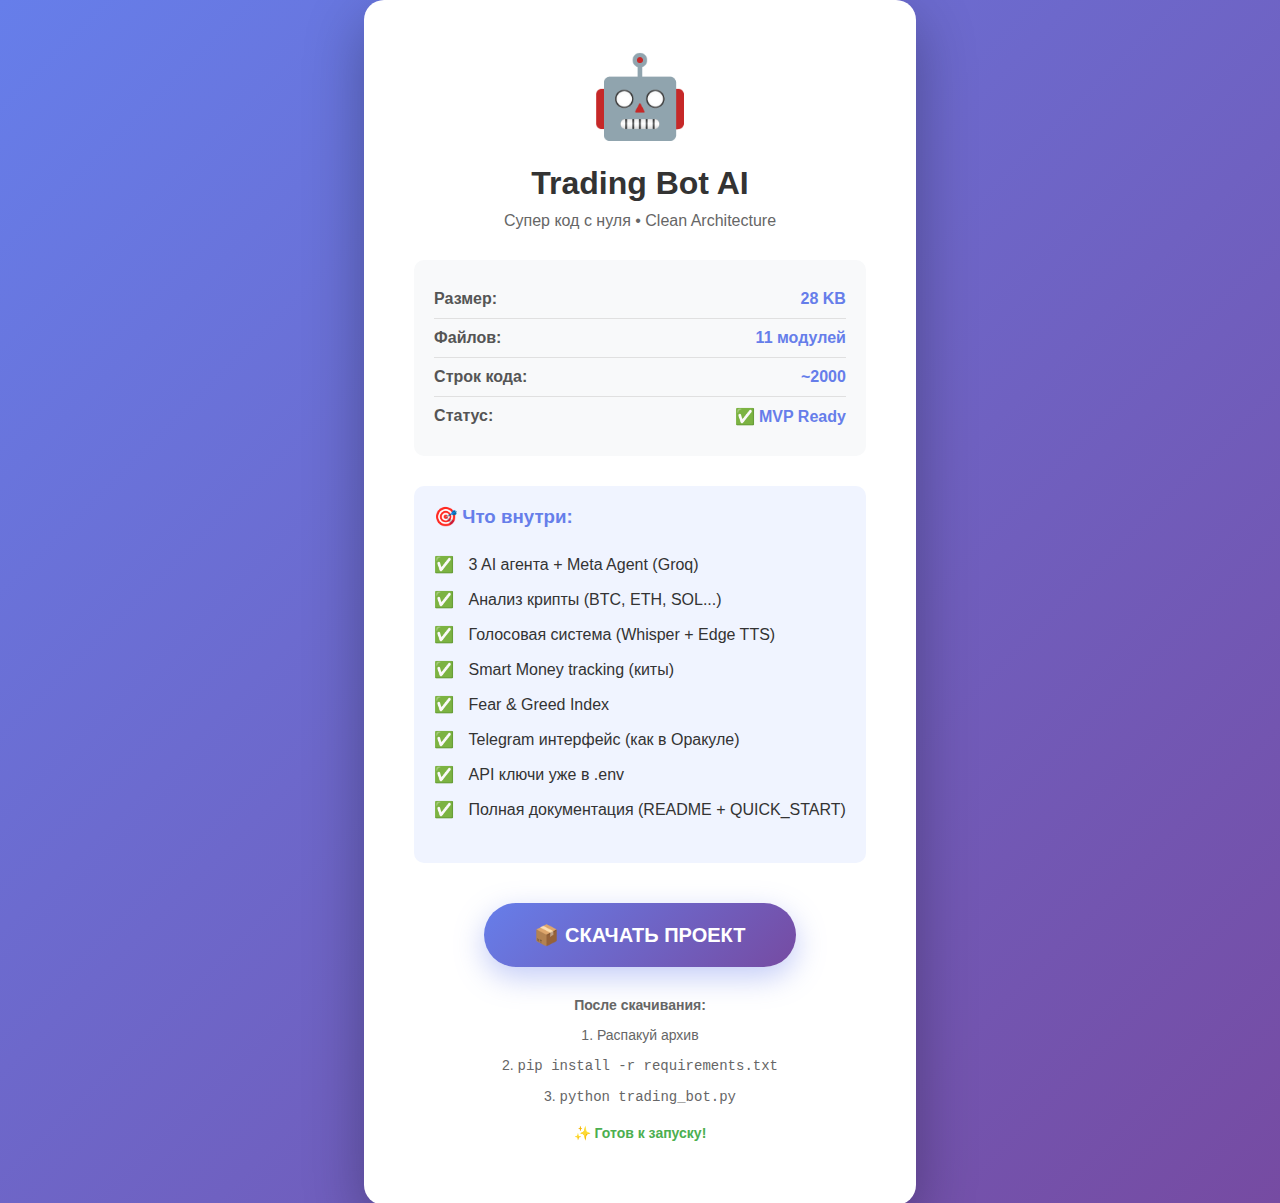
<file: trading_bot_download.html>
<!DOCTYPE html>
<html>
<head>
    <meta charset="UTF-8">
    <title>Trading Bot AI - Download</title>
    <style>
        body {
            font-family: 'Segoe UI', Tahoma, Geneva, Verdana, sans-serif;
            display: flex;
            justify-content: center;
            align-items: center;
            min-height: 100vh;
            margin: 0;
            background: linear-gradient(135deg, #667eea 0%, #764ba2 100%);
        }
        .container {
            background: white;
            padding: 50px;
            border-radius: 20px;
            box-shadow: 0 20px 60px rgba(0,0,0,0.3);
            text-align: center;
            max-width: 600px;
        }
        h1 {
            color: #333;
            margin-bottom: 10px;
            font-size: 32px;
        }
        .subtitle {
            color: #666;
            margin-bottom: 30px;
            font-size: 16px;
        }
        .download-btn {
            display: inline-block;
            background: linear-gradient(135deg, #667eea 0%, #764ba2 100%);
            color: white;
            padding: 20px 50px;
            text-decoration: none;
            border-radius: 50px;
            font-size: 20px;
            font-weight: bold;
            transition: all 0.3s;
            margin-top: 20px;
            box-shadow: 0 10px 30px rgba(102, 126, 234, 0.4);
        }
        .download-btn:hover {
            transform: translateY(-3px);
            box-shadow: 0 15px 40px rgba(102, 126, 234, 0.6);
        }
        .info {
            margin: 30px 0;
            padding: 20px;
            background: #f8f9fa;
            border-radius: 10px;
        }
        .info-item {
            display: flex;
            justify-content: space-between;
            padding: 10px 0;
            border-bottom: 1px solid #e0e0e0;
        }
        .info-item:last-child {
            border-bottom: none;
        }
        .label {
            font-weight: bold;
            color: #555;
        }
        .value {
            color: #667eea;
            font-weight: 600;
        }
        .check {
            color: #4CAF50;
            font-size: 80px;
            margin-bottom: 20px;
        }
        .features {
            text-align: left;
            margin: 20px 0;
            padding: 20px;
            background: #f0f4ff;
            border-radius: 10px;
        }
        .features ul {
            list-style: none;
            padding: 0;
        }
        .features li {
            padding: 8px 0;
            color: #333;
        }
        .features li:before {
            content: "✅ ";
            margin-right: 10px;
        }
    </style>
</head>
<body>
    <div class="container">
        <div class="check">🤖</div>
        <h1>Trading Bot AI</h1>
        <div class="subtitle">Супер код с нуля • Clean Architecture</div>

        <div class="info">
            <div class="info-item">
                <span class="label">Размер:</span>
                <span class="value">28 KB</span>
            </div>
            <div class="info-item">
                <span class="label">Файлов:</span>
                <span class="value">11 модулей</span>
            </div>
            <div class="info-item">
                <span class="label">Строк кода:</span>
                <span class="value">~2000</span>
            </div>
            <div class="info-item">
                <span class="label">Статус:</span>
                <span class="value">✅ MVP Ready</span>
            </div>
        </div>

        <div class="features">
            <h3 style="margin-top:0; color:#667eea;">🎯 Что внутри:</h3>
            <ul>
                <li>3 AI агента + Meta Agent (Groq)</li>
                <li>Анализ крипты (BTC, ETH, SOL...)</li>
                <li>Голосовая система (Whisper + Edge TTS)</li>
                <li>Smart Money tracking (киты)</li>
                <li>Fear & Greed Index</li>
                <li>Telegram интерфейс (как в Оракуле)</li>
                <li>API ключи уже в .env</li>
                <li>Полная документация (README + QUICK_START)</li>
            </ul>
        </div>

        <a href="TradingBot-AI-New.zip" download class="download-btn">
            📦 СКАЧАТЬ ПРОЕКТ
        </a>

        <div style="margin-top: 30px; font-size: 14px; color: #666;">
            <p><strong>После скачивания:</strong></p>
            <p>1. Распакуй архив</p>
            <p>2. <code>pip install -r requirements.txt</code></p>
            <p>3. <code>python trading_bot.py</code></p>
            <p style="margin-top:20px; color:#4CAF50; font-weight:bold;">✨ Готов к запуску!</p>
        </div>
    </div>
</body>
</html>
</file>
